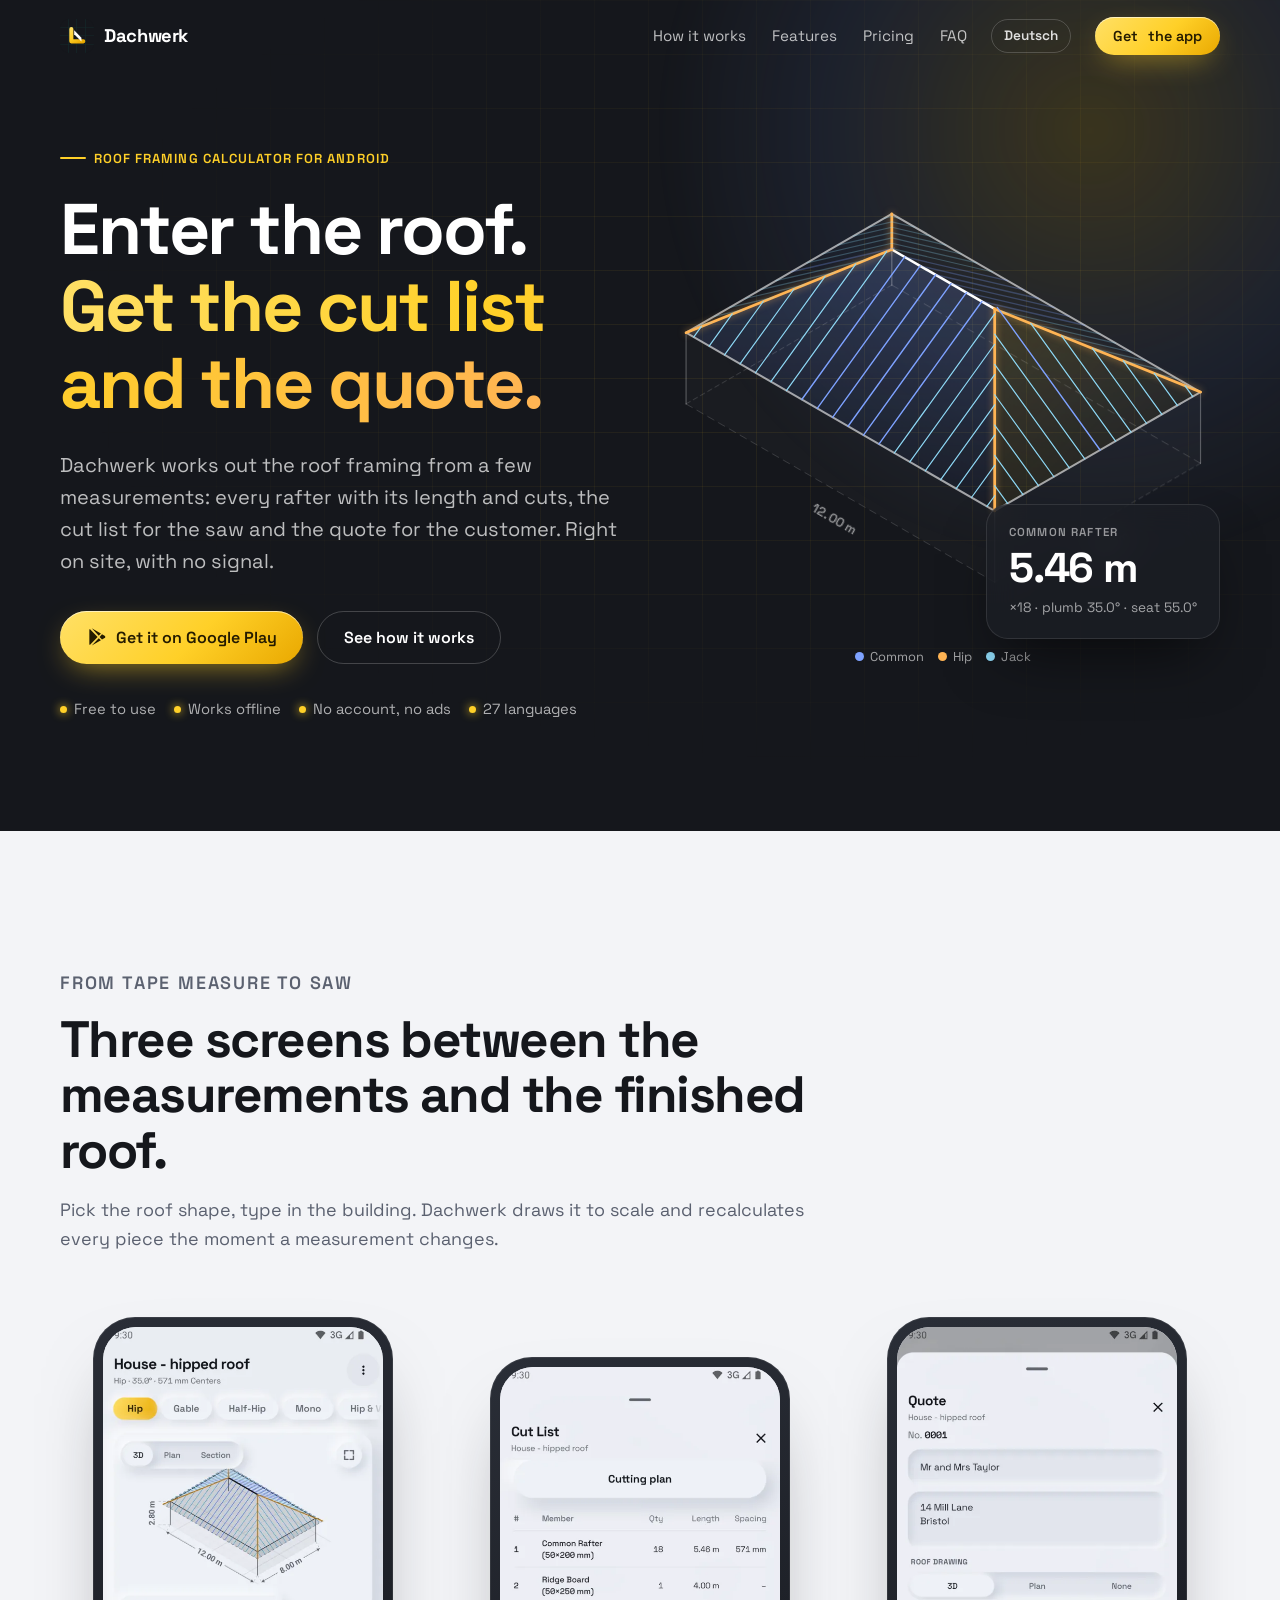
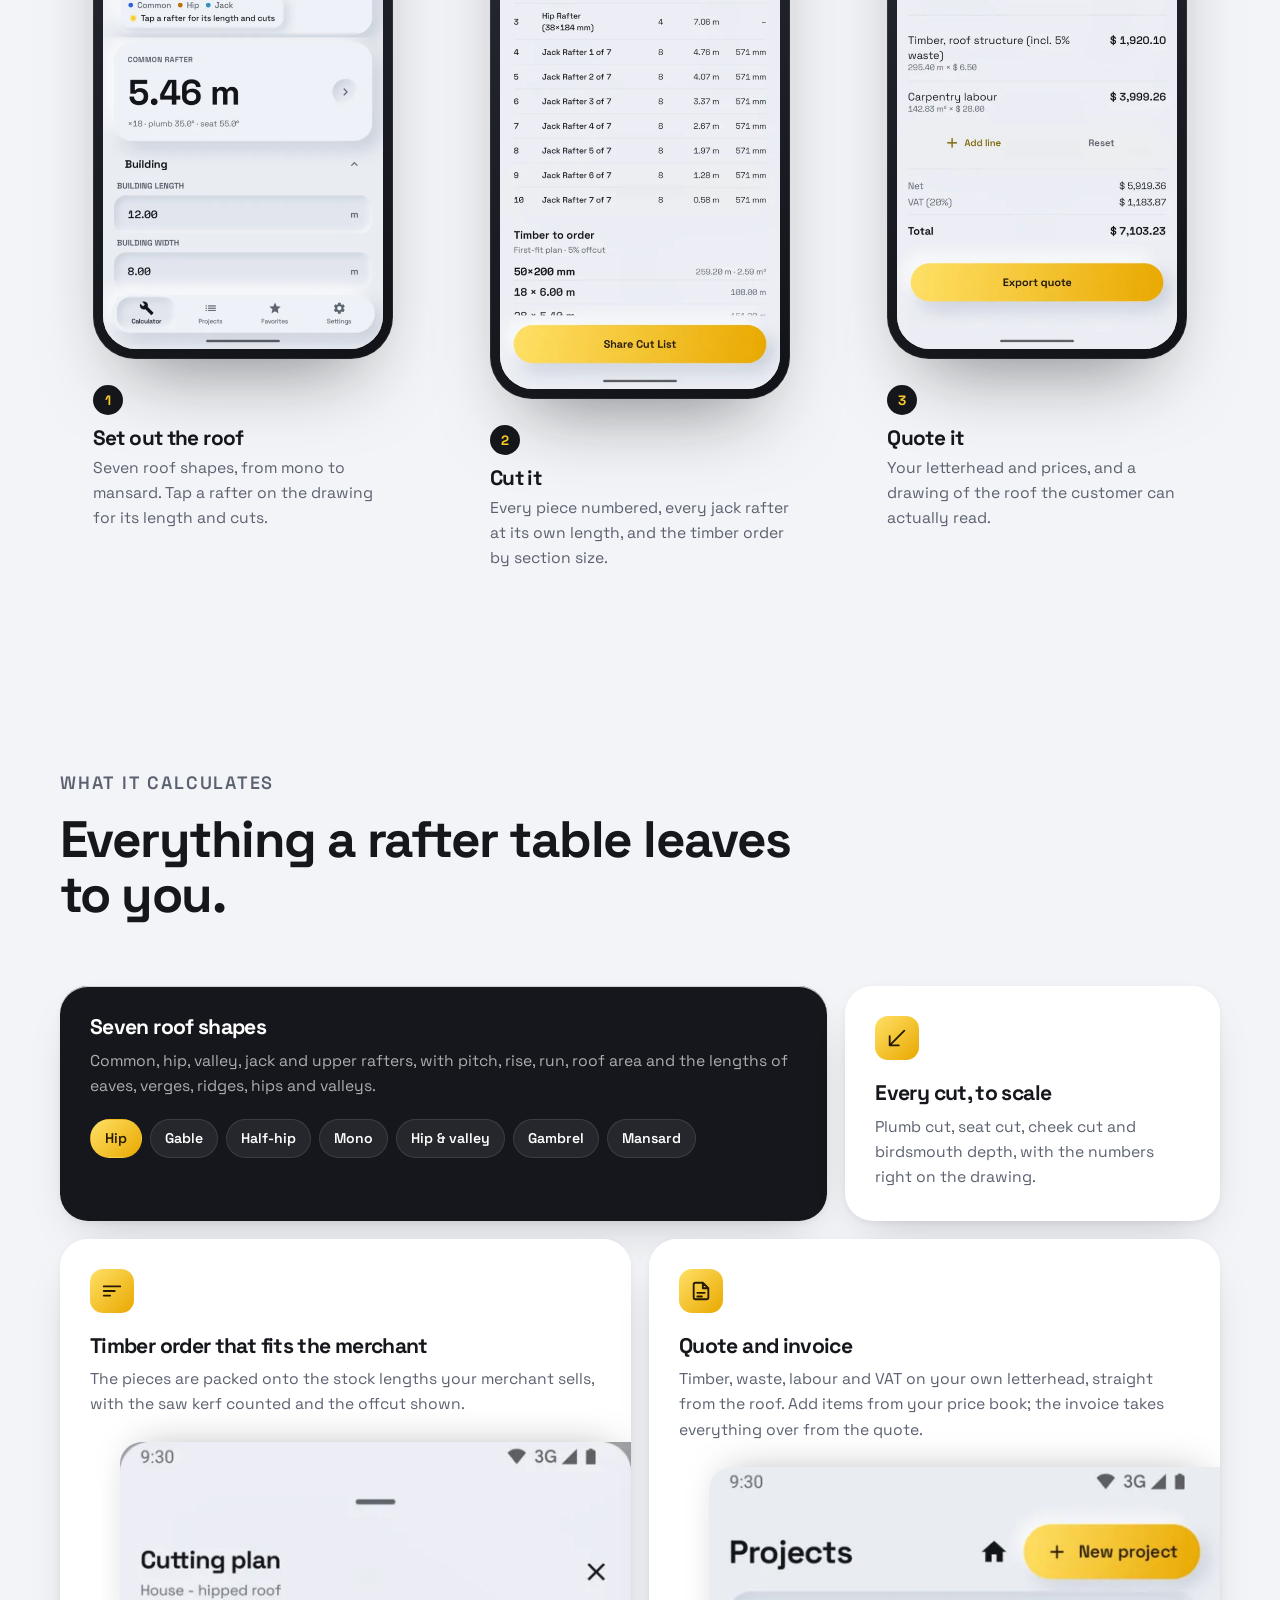
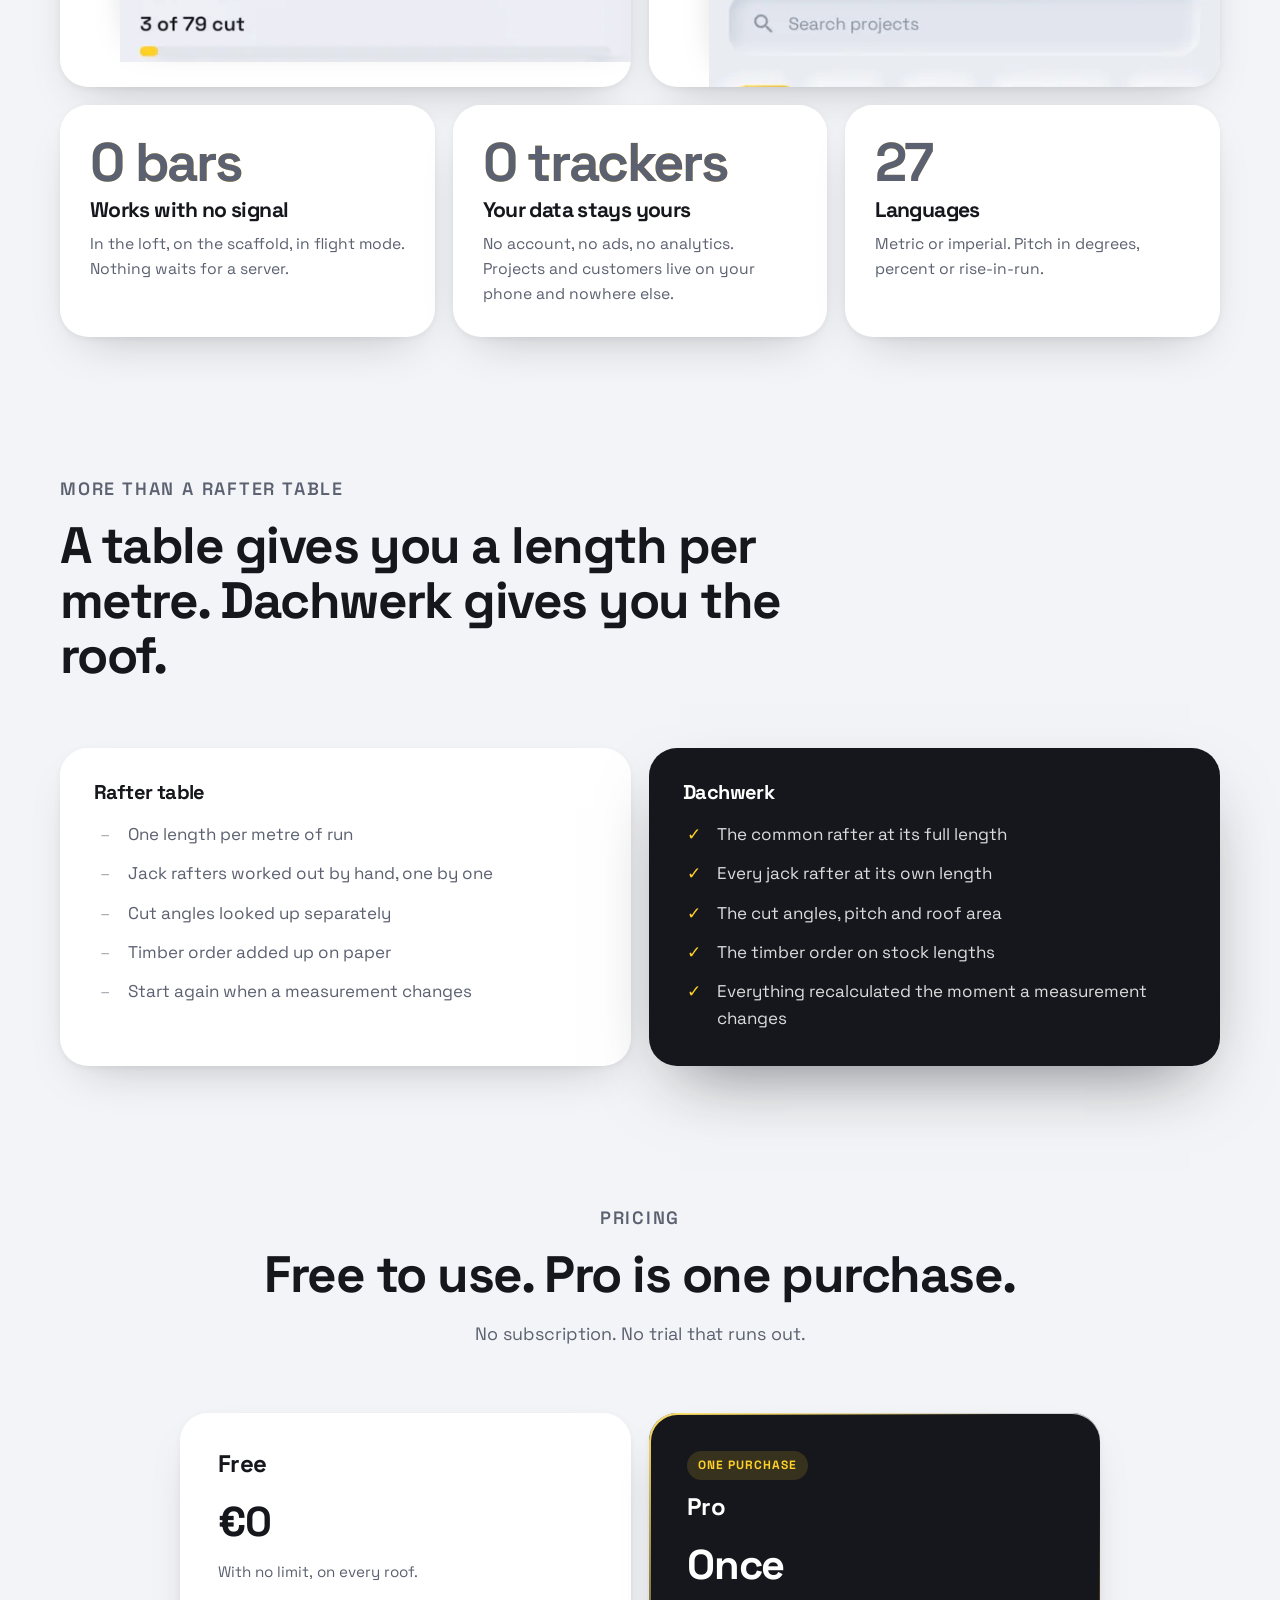
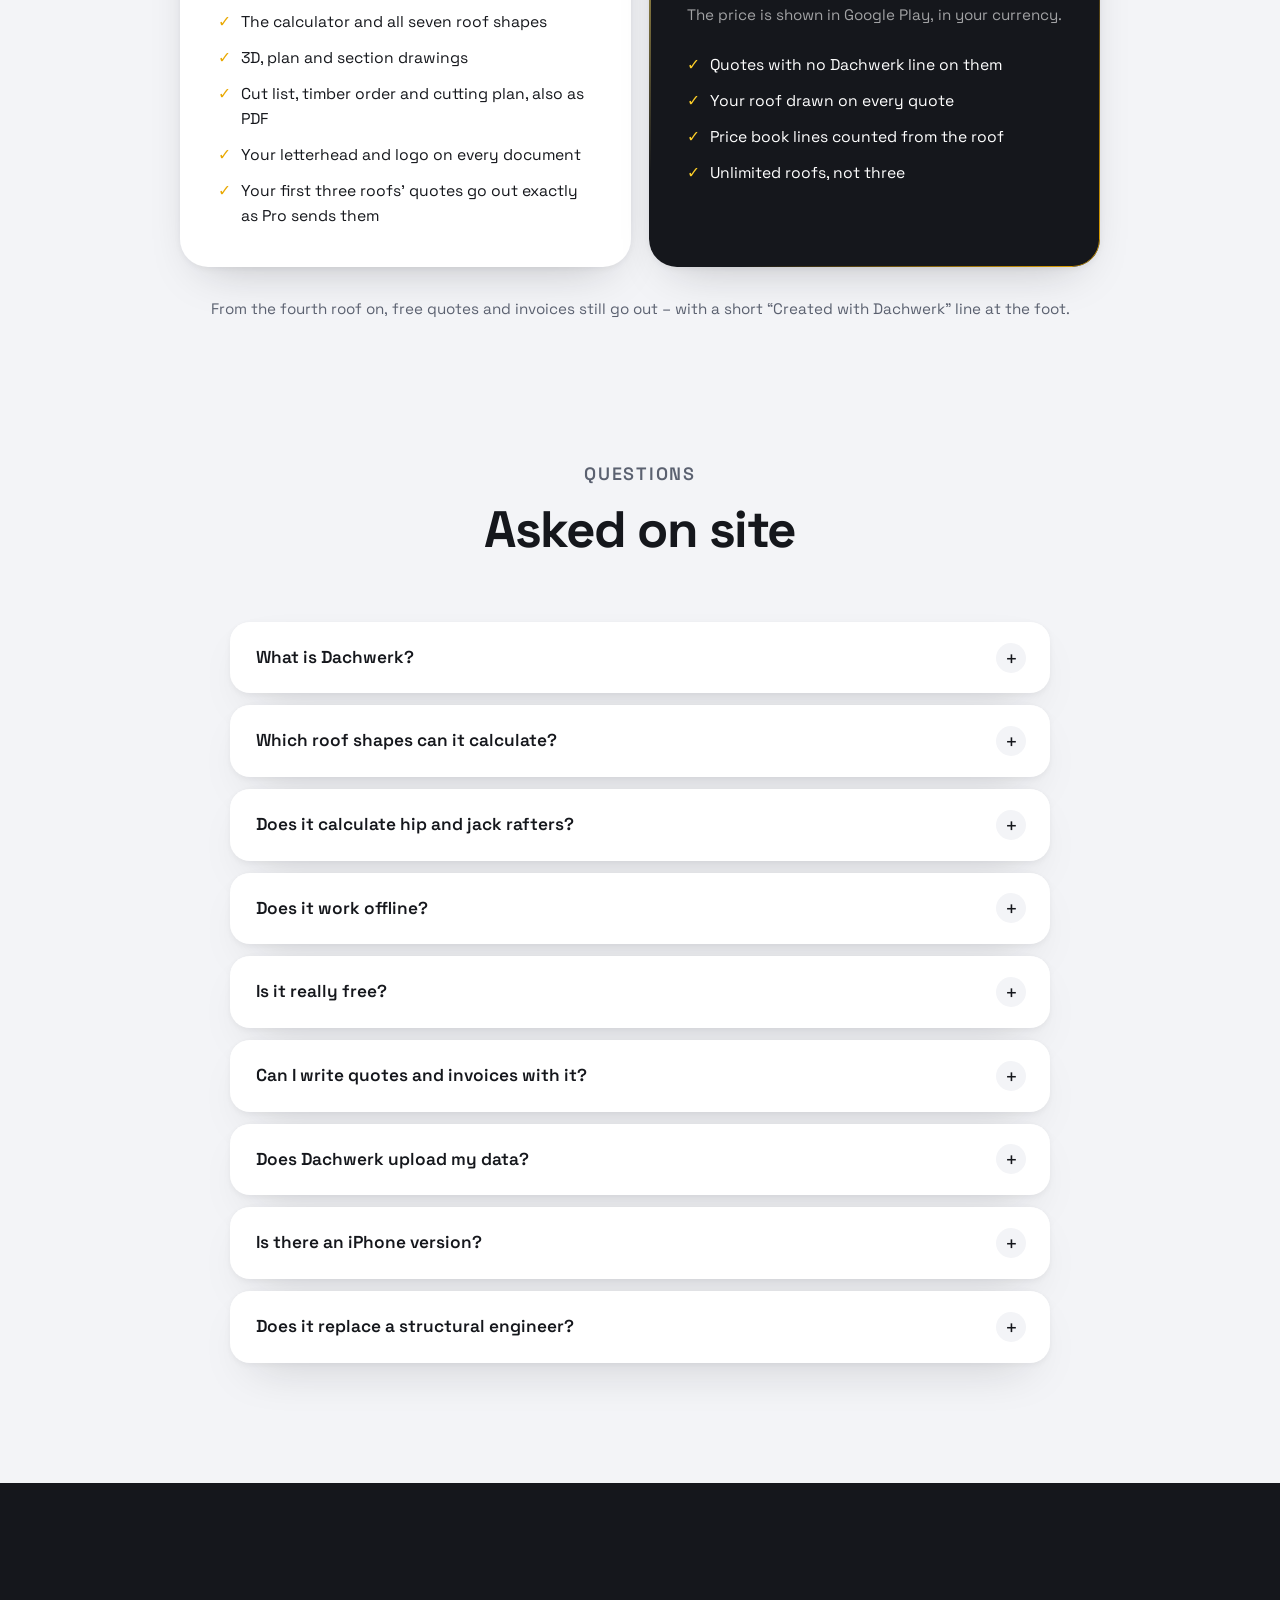
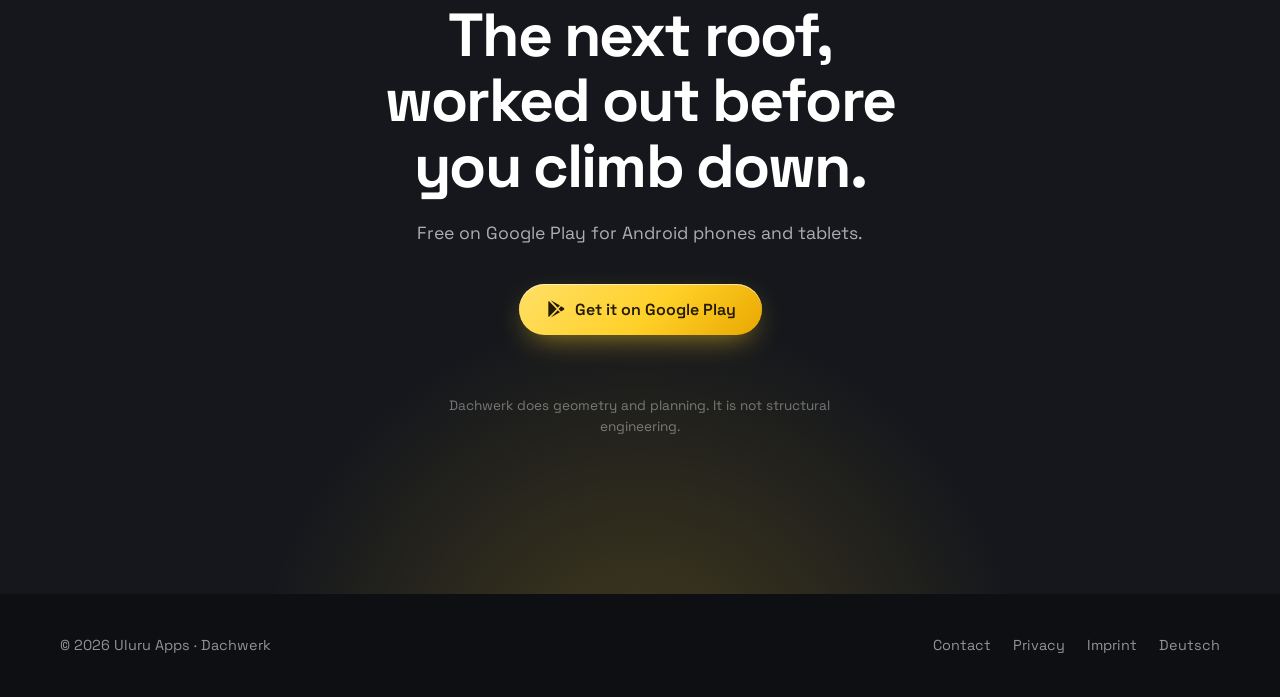
<file: public/index.html>
<!doctype html>
<html lang="en">
<head>
<meta charset="utf-8">
<meta name="viewport" content="width=device-width, initial-scale=1">
<title>Dachwerk – Rafter &amp; Roof Framing Calculator for Android</title>
<meta name="description" content="Dachwerk works out roof framing from a few measurements: every rafter with its length and cuts, the cut list for the saw and the quote for the customer. Offline, no account, free with an optional one-time Pro purchase.">
<link rel="canonical" href="__SITE_URL__/">
<link rel="alternate" hreflang="en" href="__SITE_URL__/">
<link rel="alternate" hreflang="de" href="__SITE_URL__/de/">
<link rel="alternate" hreflang="x-default" href="__SITE_URL__/">
<link rel="alternate" type="text/markdown" title="LLM summary" href="llms.txt">
<meta name="theme-color" content="#15171C">
<link rel="icon" href="icon.svg" type="image/svg+xml">
<link rel="apple-touch-icon" href="apple-touch-icon.png">
<link rel="preload" href="fonts/space_grotesk.ttf" as="font" type="font/ttf" crossorigin>
<meta property="og:type" content="website">
<meta property="og:site_name" content="Dachwerk">
<meta property="og:title" content="Dachwerk – Enter the roof. Get the cut list and the quote.">
<meta property="og:description" content="Roof framing calculator for Android: rafters, hip and jack rafters, cuts, cut list, timber order and quote. Works offline.">
<meta property="og:url" content="__SITE_URL__/">
<meta property="og:image" content="__SITE_URL__/img/og.png">
<meta property="og:image:width" content="1200">
<meta property="og:image:height" content="630">
<meta property="og:locale" content="en_GB">
<meta property="og:locale:alternate" content="de_DE">
<meta name="twitter:card" content="summary_large_image">
<link rel="stylesheet" href="styles.css">
<script>document.documentElement.classList.add('js')</script>
<script type="application/ld+json">
{
  "@context": "https://schema.org",
  "@graph": [
    {
      "@type": "Organization",
      "@id": "__SITE_URL__/#org",
      "name": "Uluru Apps",
      "url": "__SITE_URL__/",
      "logo": "__SITE_URL__/icon-512.png",
      "email": "uluruapps+dachwerk@gmail.com",
      "address": { "@type": "PostalAddress", "addressCountry": "AT" }
    },
    {
      "@type": "WebSite",
      "@id": "__SITE_URL__/#website",
      "url": "__SITE_URL__/",
      "name": "Dachwerk",
      "inLanguage": ["en", "de"],
      "publisher": { "@id": "__SITE_URL__/#org" }
    },
    {
      "@type": "MobileApplication",
      "@id": "__SITE_URL__/#app",
      "name": "Dachwerk",
      "alternateName": ["Rafter Calculator · Dachwerk", "Dachstuhl berechnen · Dachwerk", "Dachwerk Rafter Calculator"],
      "description": "Roof framing calculator for Android. From a few measurements it works out every rafter (common, hip, valley, jack and upper rafters) with its length and cuts (plumb, seat, cheek, birdsmouth), the pitch, rise, run and roof area, a numbered cut list, a timber order packed onto stock lengths, and a quote and invoice as PDF on the user's own letterhead. Works fully offline, with no account, no ads and no tracking.",
      "applicationCategory": "BusinessApplication",
      "applicationSubCategory": "Construction calculator",
      "operatingSystem": "Android 8.0 or later",
      "url": "__SITE_URL__/",
      "downloadUrl": "https://play.google.com/store/apps/details?id=com.uluruapps.dachwerk",
      "installUrl": "https://play.google.com/store/apps/details?id=com.uluruapps.dachwerk",
      "image": "__SITE_URL__/img/og.png",
      "screenshot": ["__SITE_URL__/img/en-1-calculator.webp", "__SITE_URL__/img/en-3-quote.webp", "__SITE_URL__/img/en-4-cut-list.webp"],
      "softwareVersion": "1.3",
      "inLanguage": ["en", "de", "fr", "it", "es", "pt", "nl", "pl", "cs", "sk", "sl", "hr", "hu", "ro", "bg", "el", "tr", "ru", "uk", "da", "sv", "no", "fi", "et", "lv", "lt", "ca"],
      "audience": { "@type": "BusinessAudience", "audienceType": "Carpenters, roofers, timber framers and builders" },
      "featureList": [
        "Gable, mono, hip, half-hip, hip-and-valley, gambrel and mansard roofs",
        "Common, hip, valley, jack and upper rafter lengths",
        "Plumb cut, seat cut, cheek cut and birdsmouth depth",
        "Pitch, rise, run and roof area; lengths of eaves, verges, ridges, hips and valleys",
        "3D, plan and section drawings to scale",
        "Numbered cut list with every jack rafter at its own length",
        "Timber order packed onto stock lengths with saw kerf and offcut",
        "Cutting plan to tick off at the saw",
        "Quote and invoice PDF with own letterhead, logo, price book, labour, waste and VAT",
        "Works offline; no account, no ads, no tracking",
        "Metric and imperial; pitch in degrees, percent or rise-in-run",
        "27 languages"
      ],
      "offers": {
        "@type": "Offer",
        "price": "0",
        "priceCurrency": "EUR",
        "description": "Free with no limit on calculations, drawings, cut lists and letterhead. Optional one-time Pro purchase (not a subscription) removes the 'Created with Dachwerk' line from quotes and invoices from the fourth roof on."
      },
      "publisher": { "@id": "__SITE_URL__/#org" },
      "author": { "@id": "__SITE_URL__/#org" }
    },
    {
      "@type": "FAQPage",
      "@id": "__SITE_URL__/#faq",
      "mainEntity": [
        { "@type": "Question", "name": "What is Dachwerk?", "acceptedAnswer": { "@type": "Answer", "text": "Dachwerk is a roof framing and rafter calculator app for Android. From a few measurements it works out every rafter with its length and cuts, draws the roof to scale, writes the cut list and timber order, and produces a quote and invoice for the customer. It is made for carpenters, roofers, timber framers and builders." } },
        { "@type": "Question", "name": "Which roof shapes can Dachwerk calculate?", "acceptedAnswer": { "@type": "Answer", "text": "Gable, mono-pitch (lean-to), hip, half-hip (jerkinhead), hip-and-valley (L-shaped), gambrel and mansard roofs." } },
        { "@type": "Question", "name": "Does Dachwerk calculate hip and jack rafters?", "acceptedAnswer": { "@type": "Answer", "text": "Yes. It calculates common, hip, valley, jack and upper rafters. Every jack rafter is listed at its own length rather than as a range, with the plumb cut, seat cut, cheek cut and birdsmouth depth." } },
        { "@type": "Question", "name": "Does Dachwerk work offline?", "acceptedAnswer": { "@type": "Answer", "text": "Yes. Everything works without signal: the calculator, the drawings, the cut lists and the PDFs. The app needs a connection only to complete an optional purchase through Google Play." } },
        { "@type": "Question", "name": "Is Dachwerk free?", "acceptedAnswer": { "@type": "Answer", "text": "Yes. The calculator, drawings, cut list, timber order and your letterhead are free with no limit. On the first three roofs, quotes also go out the way Pro sends them. From the fourth roof, quotes and invoices carry a short 'Created with Dachwerk' line until Pro is unlocked. Pro is a single one-time purchase, not a subscription." } },
        { "@type": "Question", "name": "Can I write quotes and invoices with Dachwerk?", "acceptedAnswer": { "@type": "Answer", "text": "Yes. Timber, waste, labour and VAT are priced straight from the roof, on your own letterhead with your logo. Add your own items from a price book. The invoice takes the customer and items over from the quote. Both are sent as PDF by email or messenger, or printed." } },
        { "@type": "Question", "name": "Does Dachwerk upload my data?", "acceptedAnswer": { "@type": "Answer", "text": "No. There is no account, no ads, no analytics and no tracking. Projects, customers and business details stay on the phone." } },
        { "@type": "Question", "name": "Is Dachwerk available for iPhone?", "acceptedAnswer": { "@type": "Answer", "text": "Not at the moment. Dachwerk is available for Android phones and tablets (Android 8.0 or later) on Google Play." } },
        { "@type": "Question", "name": "Does Dachwerk replace a structural engineer?", "acceptedAnswer": { "@type": "Answer", "text": "No. Dachwerk does geometry and planning, not structural engineering. Check the results against local building codes, structural requirements and manufacturer specifications." } },
        { "@type": "Question", "name": "Which units and languages does Dachwerk support?", "acceptedAnswer": { "@type": "Answer", "text": "Metric and imperial units, with pitch in degrees, percent or rise-in-run. The app is available in 27 languages, including English, German, French, Italian, Spanish, Polish and Dutch." } }
      ]
    }
  ]
}
</script>
</head>
<body>
<a class="skip" href="#main">Skip to content</a>

<header class="top" id="top">
  <div class="wrap">
    <a class="brand" href="./" aria-label="Dachwerk home"><img src="icon.svg" alt="" width="34" height="34">Dachwerk</a>
    <nav class="nav" aria-label="Main">
      <a href="#how">How it works</a>
      <a href="#features">Features</a>
      <a href="#pricing">Pricing</a>
      <a href="#faq">FAQ</a>
    </nav>
    <a class="lang" href="de/" hreflang="de" lang="de">Deutsch</a>
    <a class="btn btn-gold" href="https://play.google.com/store/apps/details?id=com.uluruapps.dachwerk&amp;referrer=utm_source%3Dwebsite%26utm_medium%3Dheader">Get <span class="long">the app</span></a>
  </div>
</header>

<main id="main">
<section class="hero">
  <div class="wrap">
    <div>
      <p class="eyebrow">Roof framing calculator for Android</p>
      <h1>Enter the roof.<br><span class="grad">Get the cut list and the quote.</span></h1>
      <p class="lead">Dachwerk works out the roof framing from a few measurements: every rafter with its length and cuts, the cut list for the saw and the quote for the customer. Right on site, with no signal.</p>
      <div class="ctas">
        <a class="btn btn-gold" href="https://play.google.com/store/apps/details?id=com.uluruapps.dachwerk&amp;referrer=utm_source%3Dwebsite%26utm_medium%3Dhero">
          <svg viewBox="0 0 24 24" aria-hidden="true"><path fill="currentColor" d="M4.6 2.3a1.5 1.5 0 0 0-.6 1.2v17a1.5 1.5 0 0 0 .6 1.2l9.3-9.7zm10.7 8.3 2.6-2.7L6.9 1.6zm0 2.8-8.4 8.9 11-6.3zm3.9-4.7-2.9 3.2 2.9 3.2 3.1-1.8a1.6 1.6 0 0 0 0-2.8z"/></svg>
          Get it on Google Play
        </a>
        <a class="btn btn-ghost" href="#how">See how it works</a>
      </div>
      <ul class="chips">
        <li>Free to use</li>
        <li>Works offline</li>
        <li>No account, no ads</li>
        <li>27 languages</li>
      </ul>
    </div>
    <div class="stage">
      <svg class="roof" viewBox="-228 -92 560 442" role="img" aria-label="Isometric drawing of a hipped roof, 12 by 8 metres at 35 degrees, with common rafters, hip rafters and jack rafters">
<defs><linearGradient id="faceA" x1="0" y1="0" x2="0" y2="1"><stop offset="0" stop-color="#7EA2FF" stop-opacity=".22"/><stop offset="1" stop-color="#7EA2FF" stop-opacity=".04"/></linearGradient><linearGradient id="faceB" x1="0" y1="0" x2="1" y2="1"><stop offset="0" stop-color="#FFD028" stop-opacity=".16"/><stop offset="1" stop-color="#FFD028" stop-opacity=".02"/></linearGradient></defs>
<polygon class="face face-a" points="-207.8,48.0 103.9,228.0 103.9,24.0 0.0,-36.0"/>
<polygon class="face face-b" points="311.8,108.0 103.9,228.0 103.9,24.0"/>
<polygon class="wallface wf-a" points="-207.8,120.0 103.9,300.0 103.9,228.0 -207.8,48.0"/>
<polygon class="wallface wf-b" points="311.8,180.0 103.9,300.0 103.9,228.0 311.8,108.0"/>
<line class="ground" style="--o:0.00" x1="0.0" y1="0.0" x2="311.8" y2="180.0" pathLength="1"/>
<line class="ground" style="--o:0.00" x1="311.8" y1="180.0" x2="103.9" y2="300.0" pathLength="1"/>
<line class="ground" style="--o:0.00" x1="103.9" y1="300.0" x2="-207.8" y2="120.0" pathLength="1"/>
<line class="ground" style="--o:0.00" x1="-207.8" y1="120.0" x2="0.0" y2="0.0" pathLength="1"/>
<line class="wall" style="--o:1.00" x1="0.0" y1="0.0" x2="0.0" y2="-72.0" pathLength="1"/>
<line class="wall" style="--o:1.00" x1="311.8" y1="180.0" x2="311.8" y2="108.0" pathLength="1"/>
<line class="wall" style="--o:1.00" x1="103.9" y1="300.0" x2="103.9" y2="228.0" pathLength="1"/>
<line class="wall" style="--o:1.00" x1="-207.8" y1="120.0" x2="-207.8" y2="48.0" pathLength="1"/>
<line class="plate" style="--o:2.00" x1="0.0" y1="-72.0" x2="311.8" y2="108.0" pathLength="1"/>
<line class="plate" style="--o:2.00" x1="311.8" y1="108.0" x2="103.9" y2="228.0" pathLength="1"/>
<line class="plate" style="--o:2.00" x1="103.9" y1="228.0" x2="-207.8" y2="48.0" pathLength="1"/>
<line class="plate" style="--o:2.00" x1="-207.8" y1="48.0" x2="0.0" y2="-72.0" pathLength="1"/>
<line class="ridge" style="--o:3.00" x1="0.0" y1="-36.0" x2="103.9" y2="24.0" pathLength="1"/>
<line class="hip" style="--o:3.00" x1="0.0" y1="-72.0" x2="0.0" y2="-36.0" pathLength="1"/>
<line class="hip" style="--o:3.00" x1="-207.8" y1="48.0" x2="0.0" y2="-36.0" pathLength="1"/>
<line class="hip" style="--o:3.00" x1="311.8" y1="108.0" x2="103.9" y2="24.0" pathLength="1"/>
<line class="hip" style="--o:3.00" x1="103.9" y1="228.0" x2="103.9" y2="24.0" pathLength="1"/>
<line class="jack back" style="--o:4.00" x1="7.8" y1="-67.5" x2="0.0" y2="-69.3" pathLength="1"/>
<line class="jack" style="--o:4.25" x1="-200.1" y1="52.5" x2="-192.3" y2="41.7" pathLength="1"/>
<line class="jack back" style="--o:4.50" x1="23.4" y1="-58.5" x2="0.0" y2="-63.9" pathLength="1"/>
<line class="jack" style="--o:4.75" x1="-184.5" y1="61.5" x2="-161.1" y2="29.1" pathLength="1"/>
<line class="jack back" style="--o:5.00" x1="39.0" y1="-49.5" x2="0.0" y2="-58.5" pathLength="1"/>
<line class="jack" style="--o:5.25" x1="-168.9" y1="70.5" x2="-129.9" y2="16.5" pathLength="1"/>
<line class="jack back" style="--o:5.50" x1="54.6" y1="-40.5" x2="0.0" y2="-53.1" pathLength="1"/>
<line class="jack" style="--o:5.75" x1="-153.3" y1="79.5" x2="-98.7" y2="3.9" pathLength="1"/>
<line class="jack back" style="--o:6.00" x1="70.1" y1="-31.5" x2="0.0" y2="-47.7" pathLength="1"/>
<line class="jack" style="--o:6.25" x1="-137.7" y1="88.5" x2="-67.5" y2="-8.7" pathLength="1"/>
<line class="jack back" style="--o:6.50" x1="85.7" y1="-22.5" x2="0.0" y2="-42.3" pathLength="1"/>
<line class="jack" style="--o:6.75" x1="-122.1" y1="97.5" x2="-36.4" y2="-21.3" pathLength="1"/>
<line class="jack back" style="--o:7.00" x1="101.3" y1="-13.5" x2="0.0" y2="-36.9" pathLength="1"/>
<line class="jack" style="--o:7.25" x1="-106.5" y1="106.5" x2="-5.2" y2="-33.9" pathLength="1"/>
<line class="common back" style="--o:7.50" x1="116.9" y1="-4.5" x2="13.0" y2="-28.5" pathLength="1"/>
<line class="common" style="--o:7.75" x1="-90.9" y1="115.5" x2="13.0" y2="-28.5" pathLength="1"/>
<line class="common back" style="--o:8.00" x1="132.5" y1="4.5" x2="28.6" y2="-19.5" pathLength="1"/>
<line class="common" style="--o:8.25" x1="-75.3" y1="124.5" x2="28.6" y2="-19.5" pathLength="1"/>
<line class="common back" style="--o:8.50" x1="148.1" y1="13.5" x2="44.2" y2="-10.5" pathLength="1"/>
<line class="common" style="--o:8.75" x1="-59.8" y1="133.5" x2="44.2" y2="-10.5" pathLength="1"/>
<line class="common back" style="--o:9.00" x1="163.7" y1="22.5" x2="59.8" y2="-1.5" pathLength="1"/>
<line class="common" style="--o:9.25" x1="-44.2" y1="142.5" x2="59.8" y2="-1.5" pathLength="1"/>
<line class="common back" style="--o:9.50" x1="179.3" y1="31.5" x2="75.3" y2="7.5" pathLength="1"/>
<line class="common" style="--o:9.75" x1="-28.6" y1="151.5" x2="75.3" y2="7.5" pathLength="1"/>
<line class="common back" style="--o:10.00" x1="194.9" y1="40.5" x2="90.9" y2="16.5" pathLength="1"/>
<line class="common" style="--o:10.25" x1="-13.0" y1="160.5" x2="90.9" y2="16.5" pathLength="1"/>
<line class="jack back" style="--o:10.50" x1="210.4" y1="49.5" x2="109.1" y2="26.1" pathLength="1"/>
<line class="jack" style="--o:10.75" x1="2.6" y1="169.5" x2="103.9" y2="29.1" pathLength="1"/>
<line class="jack back" style="--o:11.00" x1="226.0" y1="58.5" x2="140.3" y2="38.7" pathLength="1"/>
<line class="jack" style="--o:11.25" x1="18.2" y1="178.5" x2="103.9" y2="59.7" pathLength="1"/>
<line class="jack back" style="--o:11.50" x1="241.6" y1="67.5" x2="171.5" y2="51.3" pathLength="1"/>
<line class="jack" style="--o:11.75" x1="33.8" y1="187.5" x2="103.9" y2="90.3" pathLength="1"/>
<line class="jack back" style="--o:12.00" x1="257.2" y1="76.5" x2="202.6" y2="63.9" pathLength="1"/>
<line class="jack" style="--o:12.25" x1="49.4" y1="196.5" x2="103.9" y2="120.9" pathLength="1"/>
<line class="jack back" style="--o:12.50" x1="272.8" y1="85.5" x2="233.8" y2="76.5" pathLength="1"/>
<line class="jack" style="--o:12.75" x1="65.0" y1="205.5" x2="103.9" y2="151.5" pathLength="1"/>
<line class="jack back" style="--o:13.00" x1="288.4" y1="94.5" x2="265.0" y2="89.1" pathLength="1"/>
<line class="jack" style="--o:13.25" x1="80.5" y1="214.5" x2="103.9" y2="182.1" pathLength="1"/>
<line class="jack back" style="--o:13.50" x1="304.0" y1="103.5" x2="296.2" y2="101.7" pathLength="1"/>
<line class="jack" style="--o:13.75" x1="96.1" y1="223.5" x2="103.9" y2="212.7" pathLength="1"/>
<line class="jack back" style="--o:14.00" x1="-7.8" y1="-67.5" x2="0.0" y2="-69.3" pathLength="1"/>
<line class="jack" style="--o:14.25" x1="304.0" y1="112.5" x2="296.2" y2="101.7" pathLength="1"/>
<line class="jack back" style="--o:14.50" x1="-23.4" y1="-58.5" x2="0.0" y2="-63.9" pathLength="1"/>
<line class="jack" style="--o:14.75" x1="288.4" y1="121.5" x2="265.0" y2="89.1" pathLength="1"/>
<line class="jack back" style="--o:15.00" x1="-39.0" y1="-49.5" x2="0.0" y2="-58.5" pathLength="1"/>
<line class="jack" style="--o:15.25" x1="272.8" y1="130.5" x2="233.8" y2="76.5" pathLength="1"/>
<line class="jack back" style="--o:15.50" x1="-54.6" y1="-40.5" x2="0.0" y2="-53.1" pathLength="1"/>
<line class="jack" style="--o:15.75" x1="257.2" y1="139.5" x2="202.6" y2="63.9" pathLength="1"/>
<line class="jack back" style="--o:16.00" x1="-70.1" y1="-31.5" x2="0.0" y2="-47.7" pathLength="1"/>
<line class="jack" style="--o:16.25" x1="241.6" y1="148.5" x2="171.5" y2="51.3" pathLength="1"/>
<line class="jack back" style="--o:16.50" x1="-85.7" y1="-22.5" x2="0.0" y2="-42.3" pathLength="1"/>
<line class="jack" style="--o:16.75" x1="226.0" y1="157.5" x2="140.3" y2="38.7" pathLength="1"/>
<line class="common back" style="--o:17.00" x1="-101.3" y1="-13.5" x2="2.6" y2="-37.5" pathLength="1"/>
<line class="common" style="--o:17.25" x1="210.4" y1="166.5" x2="106.5" y2="22.5" pathLength="1"/>
<line class="jack back" style="--o:17.50" x1="-116.9" y1="-4.5" x2="-26.0" y2="-25.5" pathLength="1"/>
<line class="jack" style="--o:17.75" x1="194.9" y1="175.5" x2="103.9" y2="49.5" pathLength="1"/>
<line class="jack back" style="--o:18.00" x1="-132.5" y1="4.5" x2="-57.2" y2="-12.9" pathLength="1"/>
<line class="jack" style="--o:18.25" x1="179.3" y1="184.5" x2="103.9" y2="80.1" pathLength="1"/>
<line class="jack back" style="--o:18.50" x1="-148.1" y1="13.5" x2="-88.3" y2="-0.3" pathLength="1"/>
<line class="jack" style="--o:18.75" x1="163.7" y1="193.5" x2="103.9" y2="110.7" pathLength="1"/>
<line class="jack back" style="--o:19.00" x1="-163.7" y1="22.5" x2="-119.5" y2="12.3" pathLength="1"/>
<line class="jack" style="--o:19.25" x1="148.1" y1="202.5" x2="103.9" y2="141.3" pathLength="1"/>
<line class="jack back" style="--o:19.50" x1="-179.3" y1="31.5" x2="-150.7" y2="24.9" pathLength="1"/>
<line class="jack" style="--o:19.75" x1="132.5" y1="211.5" x2="103.9" y2="171.9" pathLength="1"/>
<line class="jack back" style="--o:20.00" x1="-194.9" y1="40.5" x2="-181.9" y2="37.5" pathLength="1"/>
<line class="jack" style="--o:20.25" x1="116.9" y1="220.5" x2="103.9" y2="202.5" pathLength="1"/>
<text class="dim" x="-60.0" y="240.0" transform="rotate(30 -60.0 240.0)" text-anchor="middle">12.00 m</text>
<text class="dim" x="221.8" y="266.0" transform="rotate(-30 221.8 266.0)" text-anchor="middle">8.00 m</text>
</svg>
      <div class="legend" aria-hidden="true"><span><i style="background:var(--common)"></i>Common</span><span><i style="background:var(--hip)"></i>Hip</span><span><i style="background:var(--jack)"></i>Jack</span></div>
      <div class="readout" aria-hidden="true">
        <small>Common rafter</small>
        <strong>5.46 m</strong>
        <span>×18 · plumb 35.0° · seat 55.0°</span>
      </div>
    </div>
  </div>
</section>

<section id="how">
  <div class="wrap">
    <div class="head reveal">
      <p class="kicker">From tape measure to saw</p>
      <h2>Three screens between the measurements and the finished roof.</h2>
      <p>Pick the roof shape, type in the building. Dachwerk draws it to scale and recalculates every piece the moment a measurement changes.</p>
    </div>
    <div class="phones">
      <article class="phone reveal">
        <figure>
          <div class="device"><img src="img/en-1-calculator.webp" width="540" height="1200" alt="Dachwerk calculator: a hipped roof 12 by 8 metres in 3D, common rafter 5.46 metres" loading="lazy"></div>
          <figcaption><span class="step">1</span><h3>Set out the roof</h3><p>Seven roof shapes, from mono to mansard. Tap a rafter on the drawing for its length and cuts.</p></figcaption>
        </figure>
      </article>
      <article class="phone reveal" style="--d:.12s">
        <figure>
          <div class="device"><img src="img/en-4-cut-list.webp" width="540" height="1200" alt="Dachwerk cut list with every piece numbered and the timber order by section size" loading="lazy"></div>
          <figcaption><span class="step">2</span><h3>Cut it</h3><p>Every piece numbered, every jack rafter at its own length, and the timber order by section size.</p></figcaption>
        </figure>
      </article>
      <article class="phone reveal" style="--d:.24s">
        <figure>
          <div class="device"><img src="img/en-3-quote.webp" width="540" height="1200" alt="Dachwerk quote with timber, labour, VAT and a drawing of the roof" loading="lazy"></div>
          <figcaption><span class="step">3</span><h3>Quote it</h3><p>Your letterhead and prices, and a drawing of the roof the customer can actually read.</p></figcaption>
        </figure>
      </article>
    </div>
  </div>
</section>

<section id="features" style="padding-top:60px">
  <div class="wrap">
    <div class="head reveal">
      <p class="kicker">What it calculates</p>
      <h2>Everything a rafter table leaves to you.</h2>
    </div>
    <div class="bento">
      <article class="tile wide dark reveal">
        <h3>Seven roof shapes</h3>
        <p>Common, hip, valley, jack and upper rafters, with pitch, rise, run, roof area and the lengths of eaves, verges, ridges, hips and valleys.</p>
        <ul class="shapes"><li>Hip</li><li>Gable</li><li>Half-hip</li><li>Mono</li><li>Hip &amp; valley</li><li>Gambrel</li><li>Mansard</li></ul>
      </article>
      <article class="tile reveal" style="--d:.1s">
        <div class="ico"><svg viewBox="0 0 24 24" fill="none" stroke="currentColor" stroke-width="2" stroke-linecap="round" stroke-linejoin="round" aria-hidden="true"><path d="M4 20 20 4M4 20h10M4 20V10"/></svg></div>
        <h3>Every cut, to scale</h3>
        <p>Plumb cut, seat cut, cheek cut and birdsmouth depth, with the numbers right on the drawing.</p>
      </article>
      <article class="tile half reveal">
        <div class="ico"><svg viewBox="0 0 24 24" fill="none" stroke="currentColor" stroke-width="2" stroke-linecap="round" aria-hidden="true"><path d="M3 7h18M3 12h12M3 17h7"/></svg></div>
        <h3>Timber order that fits the merchant</h3>
        <p>The pieces are packed onto the stock lengths your merchant sells, with the saw kerf counted and the offcut shown.</p>
        <div class="tile-img"><img src="img/en-5-cutting-plan.webp" width="540" height="1200" alt="Cutting plan showing which piece comes off which board" loading="lazy"></div>
      </article>
      <article class="tile half reveal" style="--d:.1s">
        <div class="ico"><svg viewBox="0 0 24 24" fill="none" stroke="currentColor" stroke-width="2" stroke-linecap="round" stroke-linejoin="round" aria-hidden="true"><path d="M14 3H6a2 2 0 0 0-2 2v14a2 2 0 0 0 2 2h12a2 2 0 0 0 2-2V9zM14 3v6h6M8 14h8M8 18h5"/></svg></div>
        <h3>Quote and invoice</h3>
        <p>Timber, waste, labour and VAT on your own letterhead, straight from the roof. Add items from your price book; the invoice takes everything over from the quote.</p>
        <div class="tile-img"><img src="img/en-6-projects.webp" width="540" height="1200" alt="Projects list showing each job as draft, sent, accepted or done" loading="lazy"></div>
      </article>
      <article class="tile reveal">
        <p class="big grad">0 bars</p>
        <h3>Works with no signal</h3>
        <p>In the loft, on the scaffold, in flight mode. Nothing waits for a server.</p>
      </article>
      <article class="tile reveal" style="--d:.1s">
        <p class="big grad">0 trackers</p>
        <h3>Your data stays yours</h3>
        <p>No account, no ads, no analytics. Projects and customers live on your phone and nowhere else.</p>
      </article>
      <article class="tile reveal" style="--d:.2s">
        <p class="big grad">27</p>
        <h3>Languages</h3>
        <p>Metric or imperial. Pitch in degrees, percent or rise-in-run.</p>
      </article>
    </div>
  </div>
</section>

<section style="padding-top:0">
  <div class="wrap">
    <div class="head reveal">
      <p class="kicker">More than a rafter table</p>
      <h2>A table gives you a length per metre. Dachwerk gives you the roof.</h2>
    </div>
    <div class="compare">
      <div class="col reveal">
        <h3>Rafter table</h3>
        <ul>
          <li>One length per metre of run</li>
          <li>Jack rafters worked out by hand, one by one</li>
          <li>Cut angles looked up separately</li>
          <li>Timber order added up on paper</li>
          <li>Start again when a measurement changes</li>
        </ul>
      </div>
      <div class="col yes reveal" style="--d:.12s">
        <h3>Dachwerk</h3>
        <ul>
          <li>The common rafter at its full length</li>
          <li>Every jack rafter at its own length</li>
          <li>The cut angles, pitch and roof area</li>
          <li>The timber order on stock lengths</li>
          <li>Everything recalculated the moment a measurement changes</li>
        </ul>
      </div>
    </div>
  </div>
</section>

<section id="pricing" style="padding-top:0">
  <div class="wrap">
    <div class="head center reveal">
      <p class="kicker">Pricing</p>
      <h2>Free to use. Pro is one purchase.</h2>
      <p>No subscription. No trial that runs out.</p>
    </div>
    <div class="pricing">
      <div class="plan reveal">
        <h3>Free</h3>
        <p class="price">€0</p>
        <p class="note">With no limit, on every roof.</p>
        <ul>
          <li>The calculator and all seven roof shapes</li>
          <li>3D, plan and section drawings</li>
          <li>Cut list, timber order and cutting plan, also as PDF</li>
          <li>Your letterhead and logo on every document</li>
          <li>Your first three roofs' quotes go out exactly as Pro sends them</li>
        </ul>
      </div>
      <div class="plan pro reveal" style="--d:.12s">
        <span class="badge">One purchase</span>
        <h3>Pro</h3>
        <p class="price">Once</p>
        <p class="note">The price is shown in Google Play, in your currency.</p>
        <ul>
          <li>Quotes with no Dachwerk line on them</li>
          <li>Your roof drawn on every quote</li>
          <li>Price book lines counted from the roof</li>
          <li>Unlimited roofs, not three</li>
        </ul>
      </div>
    </div>
    <p class="fine">From the fourth roof on, free quotes and invoices still go out – with a short “Created with Dachwerk” line at the foot.</p>
  </div>
</section>

<section id="faq" style="padding-top:0">
  <div class="wrap">
    <div class="head center reveal">
      <p class="kicker">Questions</p>
      <h2>Asked on site</h2>
    </div>
    <div class="faq">
      <details><summary>What is Dachwerk?</summary><div><p>Dachwerk is a roof framing and rafter calculator app for Android. From a few measurements it works out every rafter with its length and cuts, draws the roof to scale, writes the cut list and timber order, and produces a quote and invoice for the customer. It is made for carpenters, roofers, timber framers and builders.</p></div></details>
      <details><summary>Which roof shapes can it calculate?</summary><div><p>Gable, mono-pitch (lean-to), hip, half-hip (jerkinhead), hip-and-valley (L-shaped), gambrel and mansard roofs.</p></div></details>
      <details><summary>Does it calculate hip and jack rafters?</summary><div><p>Yes: common, hip, valley, jack and upper rafters. Every jack rafter is listed at its own length rather than as a range, with the plumb cut, seat cut, cheek cut and birdsmouth depth.</p></div></details>
      <details><summary>Does it work offline?</summary><div><p>Yes. The calculator, the drawings, the cut lists and the PDFs all work without signal. A connection is needed only to complete an optional purchase through Google Play.</p></div></details>
      <details><summary>Is it really free?</summary><div><p>The calculator, drawings, cut list, timber order and your letterhead are free with no limit. On your first three roofs, quotes also go out the way Pro sends them. From the fourth roof, quotes and invoices carry a short “Created with Dachwerk” line until you unlock Pro.</p><p>Pro is one purchase. Not a subscription.</p></div></details>
      <details><summary>Can I write quotes and invoices with it?</summary><div><p>Yes. Timber, waste, labour and VAT are priced straight from the roof, on your own letterhead with your logo. Add your own items from a price book. The invoice takes the customer and items over from the quote. Send either as a PDF by email or messenger, or print it.</p></div></details>
      <details><summary>Does Dachwerk upload my data?</summary><div><p>No. There is no account, no ads, no analytics and no tracking. Your projects, customers and business details stay on your phone. <a href="https://uluruapps.github.io/dachwerk-privacy/">Read the privacy policy</a>.</p></div></details>
      <details><summary>Is there an iPhone version?</summary><div><p>Not at the moment. Dachwerk runs on Android phones and tablets with Android 8.0 or later.</p></div></details>
      <details><summary>Does it replace a structural engineer?</summary><div><p>No. Dachwerk does geometry and planning, not structural engineering. Check the results against local building codes, structural requirements and manufacturer specifications.</p></div></details>
    </div>
  </div>
</section>

<section class="closing">
  <div class="wrap">
    <h2 class="reveal">The next roof, worked out before you climb down.</h2>
    <p class="reveal">Free on Google Play for Android phones and tablets.</p>
    <div class="ctas reveal">
      <a class="btn btn-gold" href="https://play.google.com/store/apps/details?id=com.uluruapps.dachwerk&amp;referrer=utm_source%3Dwebsite%26utm_medium%3Dfooter">
        <svg viewBox="0 0 24 24" aria-hidden="true"><path fill="currentColor" d="M4.6 2.3a1.5 1.5 0 0 0-.6 1.2v17a1.5 1.5 0 0 0 .6 1.2l9.3-9.7zm10.7 8.3 2.6-2.7L6.9 1.6zm0 2.8-8.4 8.9 11-6.3zm3.9-4.7-2.9 3.2 2.9 3.2 3.1-1.8a1.6 1.6 0 0 0 0-2.8z"/></svg>
        Get it on Google Play
      </a>
    </div>
    <p class="disclaimer">Dachwerk does geometry and planning. It is not structural engineering.</p>
  </div>
</section>
</main>

<footer>
  <div class="wrap">
    <span>© <span id="y">2026</span> Uluru Apps · Dachwerk</span>
    <nav aria-label="Footer">
      <a href="mailto:uluruapps+dachwerk@gmail.com">Contact</a>
      <a href="https://uluruapps.github.io/dachwerk-privacy/">Privacy</a>
      <a href="impressum/">Imprint</a>
      <a href="de/" hreflang="de" lang="de">Deutsch</a>
    </nav>
  </div>
</footer>
<script src="main.js" defer></script>
</body>
</html>
</file>
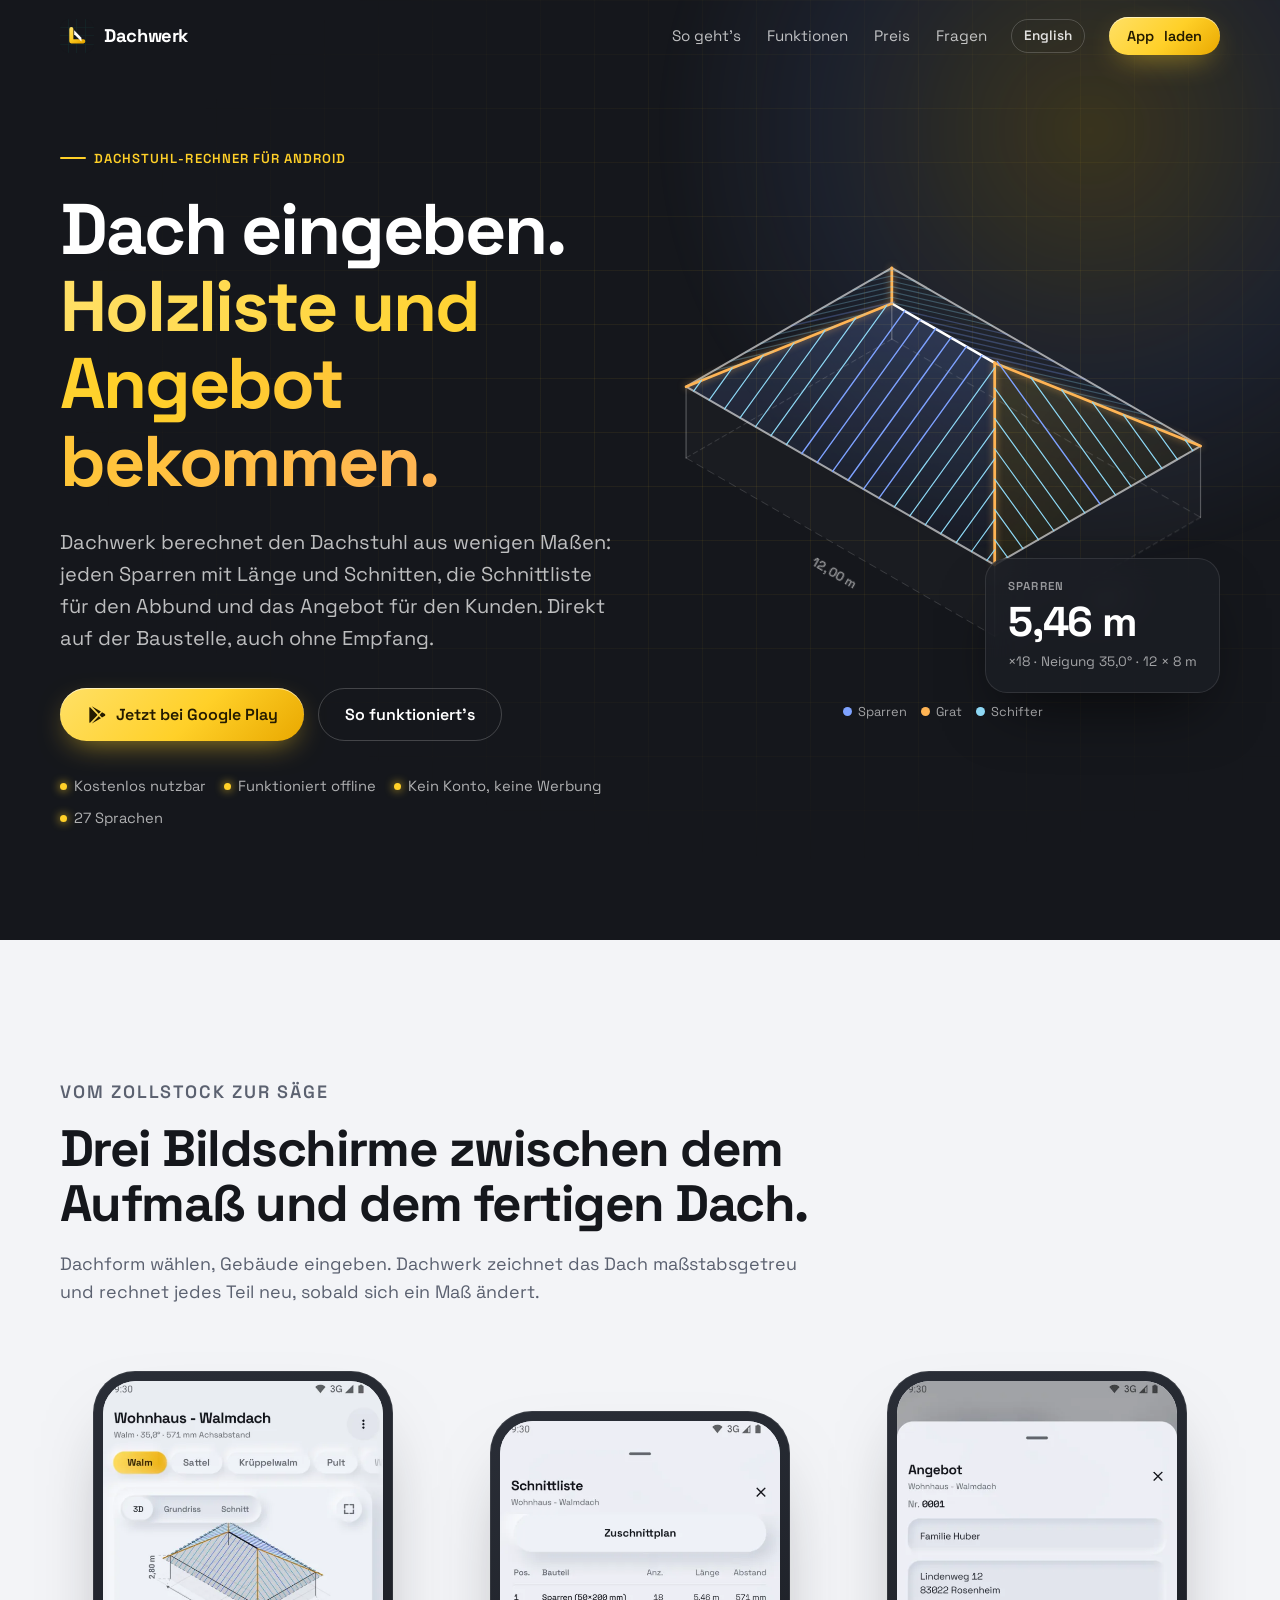
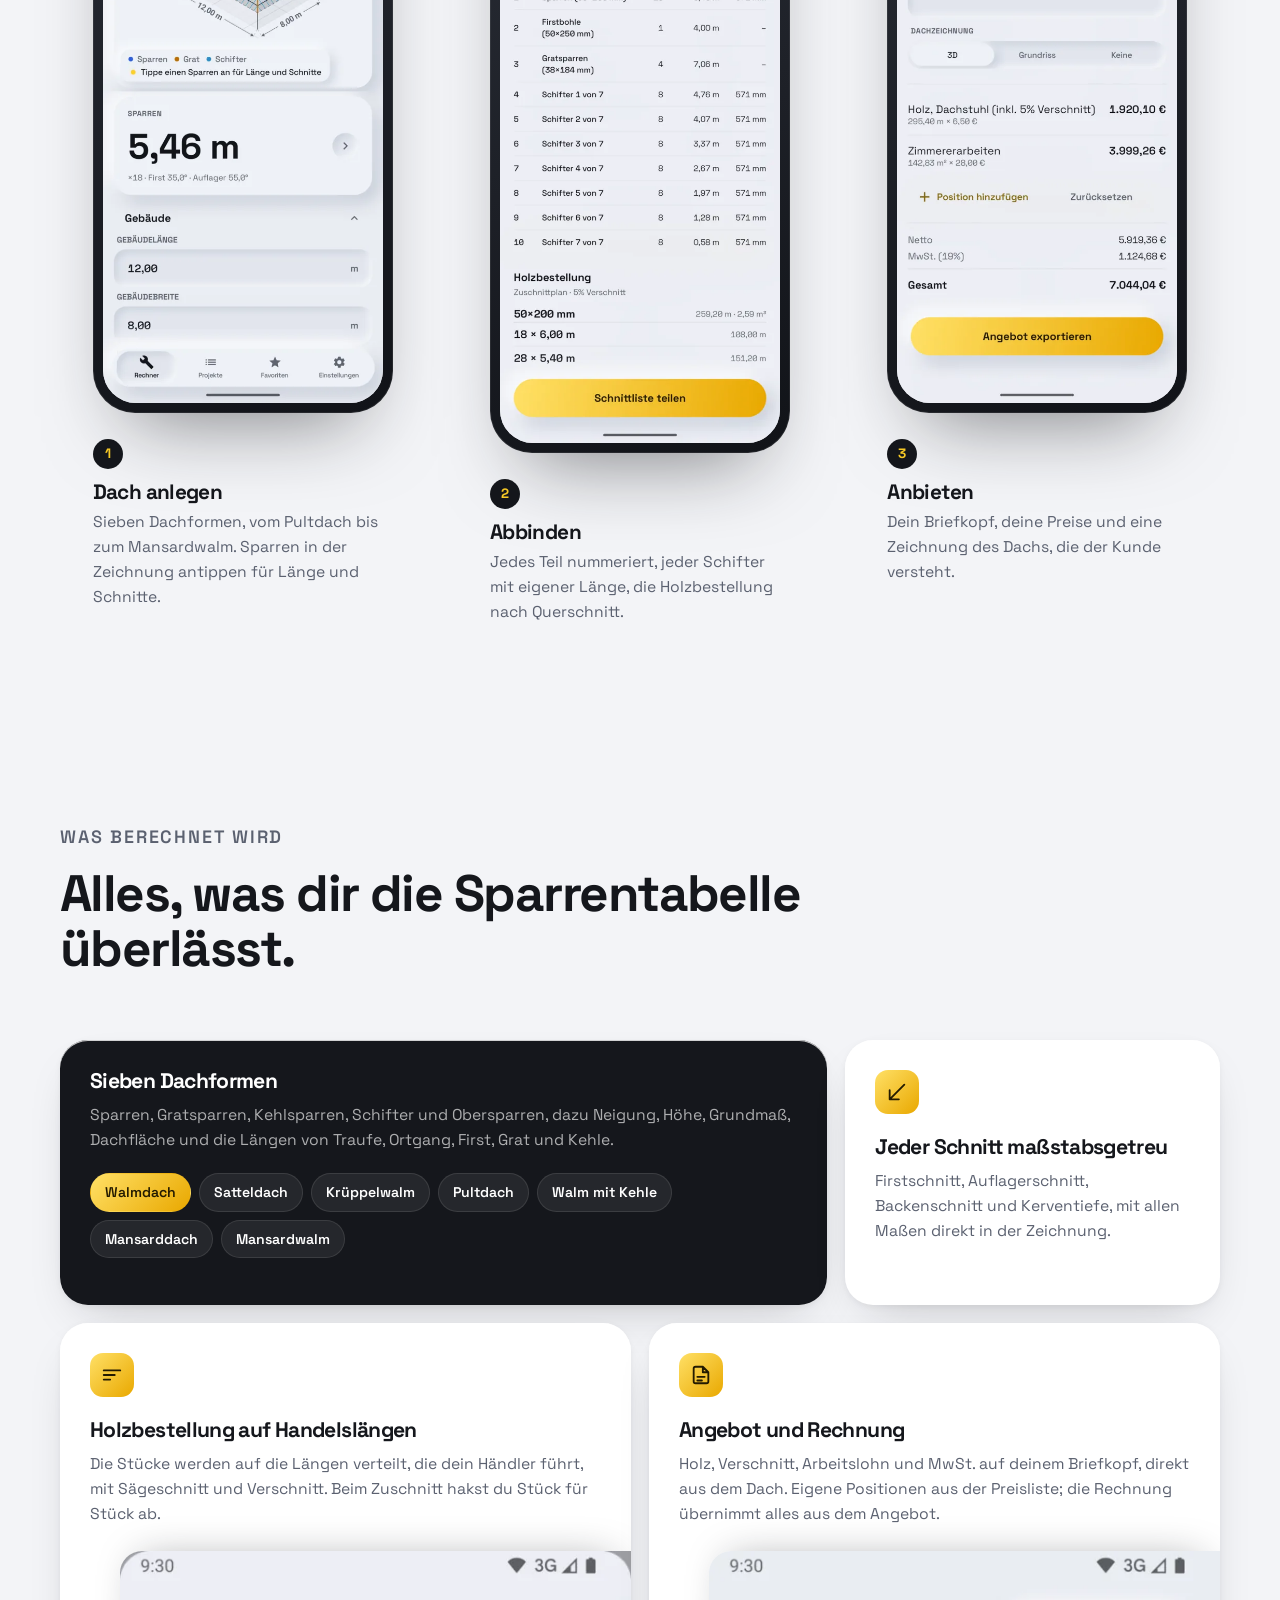
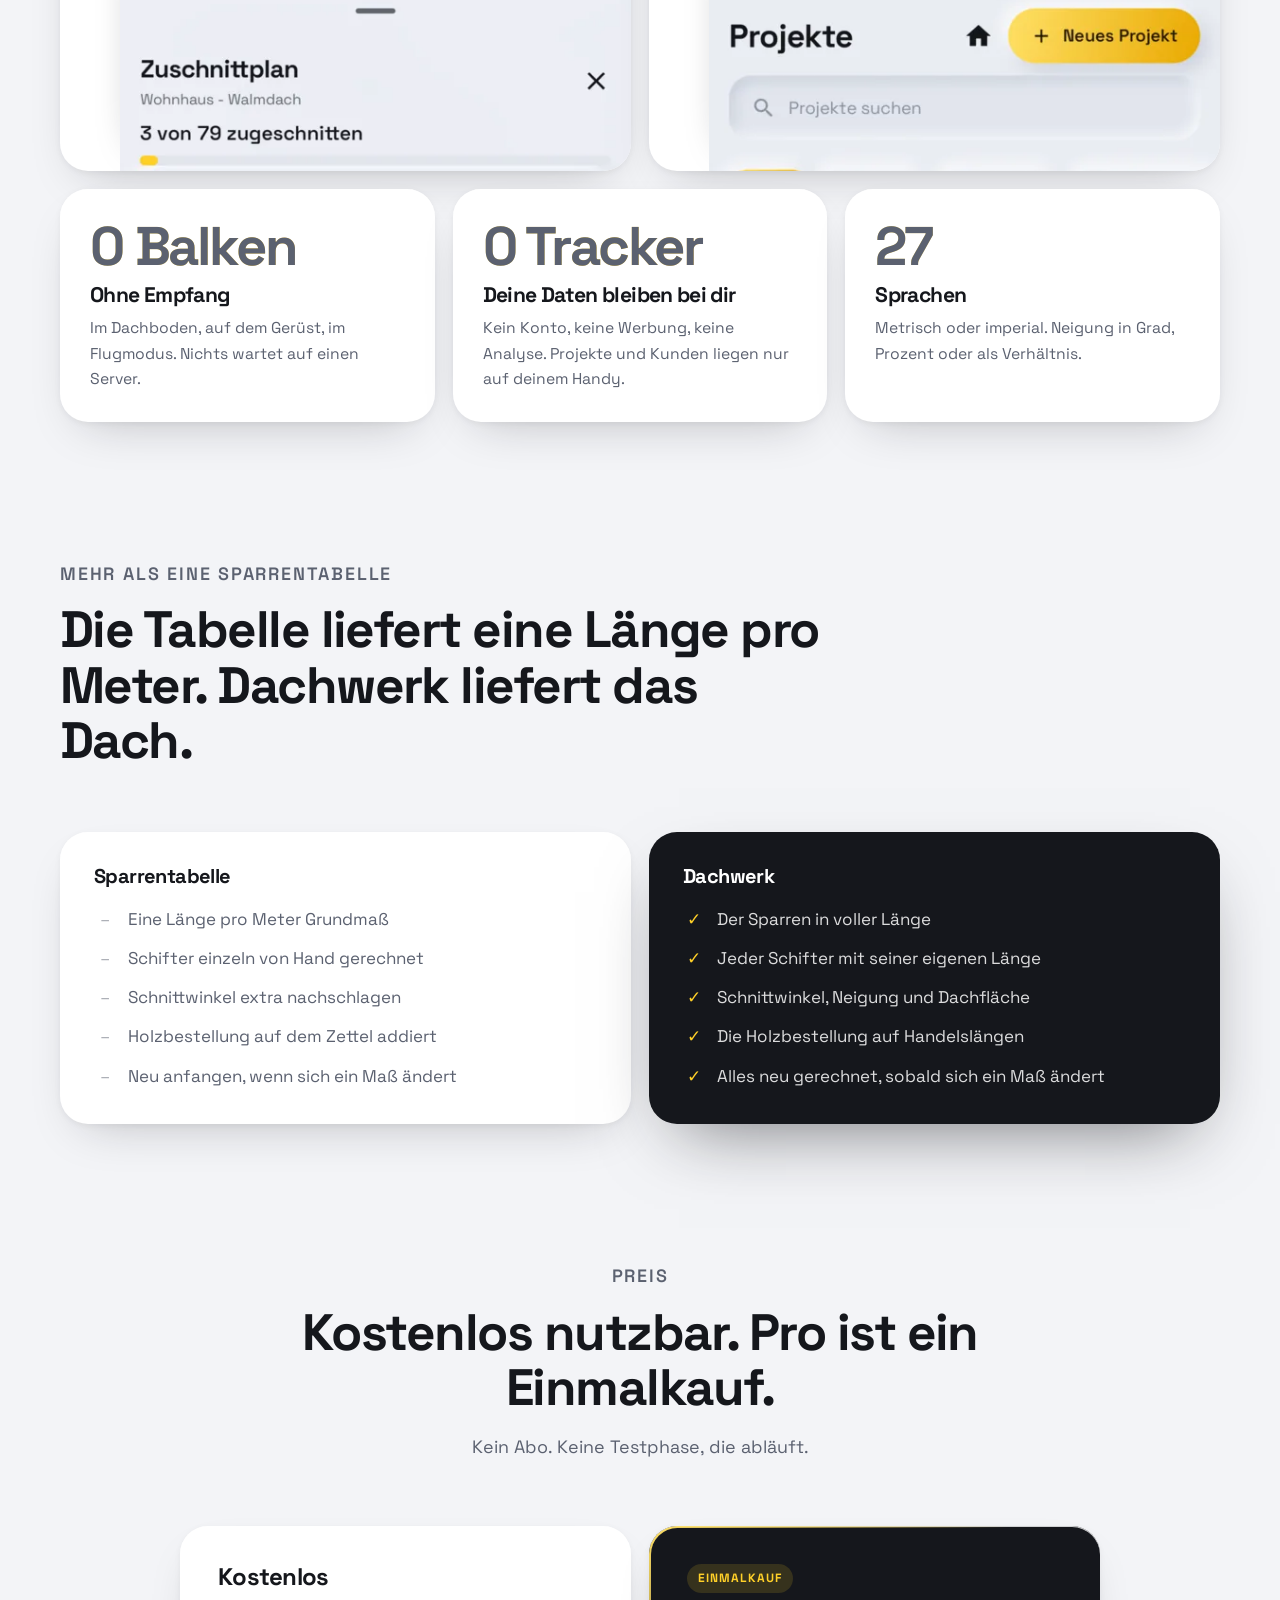
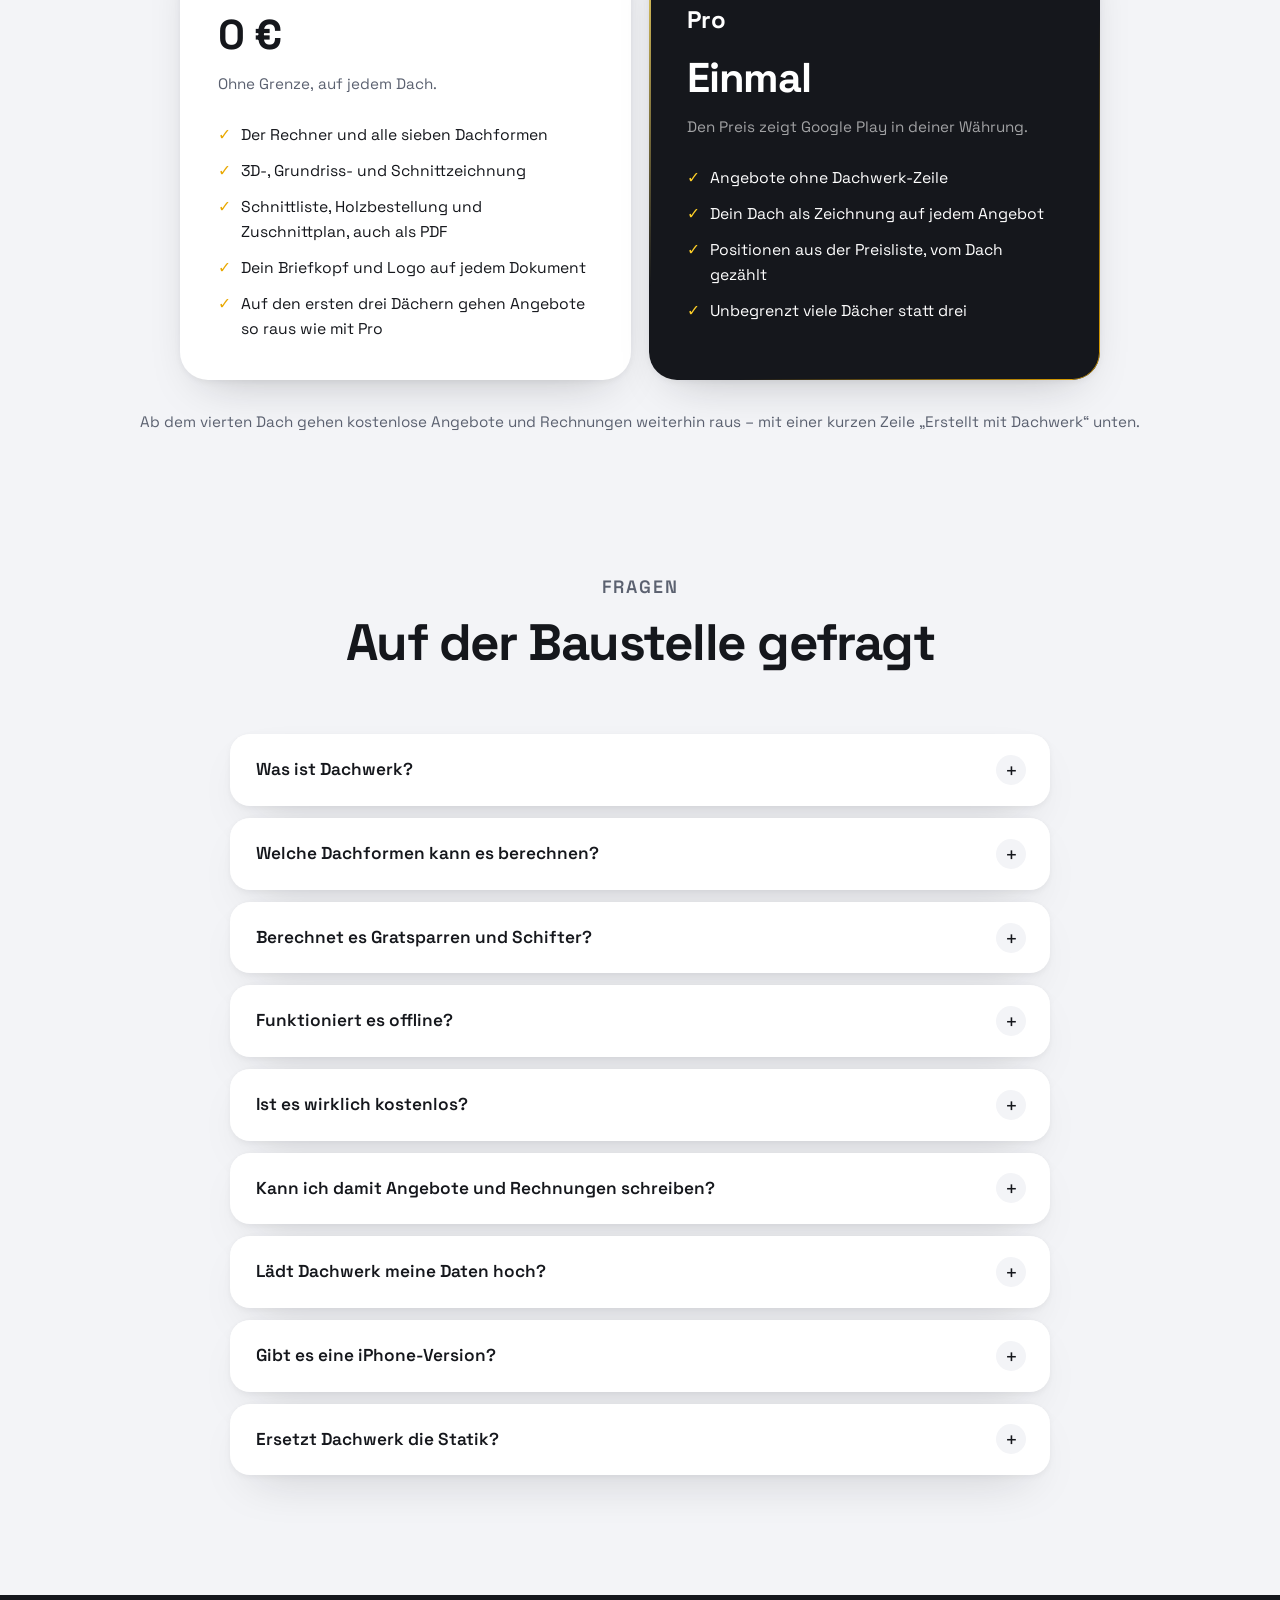
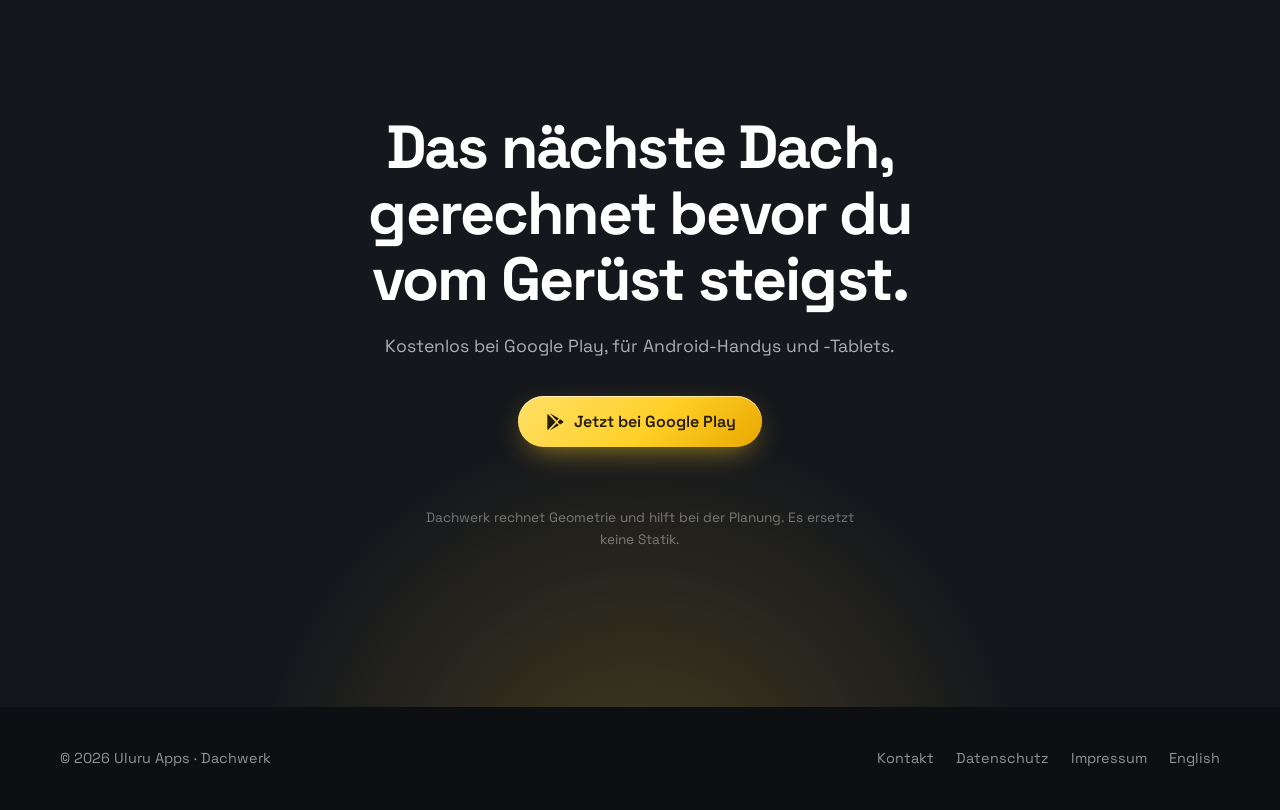
<file: public/de/index.html>
<!doctype html>
<html lang="de">
<head>
<meta charset="utf-8">
<meta name="viewport" content="width=device-width, initial-scale=1">
<title>Dachwerk – Sparrenrechner &amp; Dachstuhl berechnen auf Android</title>
<meta name="description" content="Dachwerk berechnet den Dachstuhl aus wenigen Maßen: jeden Sparren mit Länge und Schnitten, die Schnittliste für den Abbund und das Angebot für den Kunden. Offline, ohne Konto, kostenlos mit optionalem Pro-Einmalkauf.">
<link rel="canonical" href="__SITE_URL__/de/">
<link rel="alternate" hreflang="en" href="__SITE_URL__/">
<link rel="alternate" hreflang="de" href="__SITE_URL__/de/">
<link rel="alternate" hreflang="x-default" href="__SITE_URL__/">
<link rel="alternate" type="text/markdown" title="LLM-Zusammenfassung" href="../llms.txt">
<meta name="theme-color" content="#15171C">
<link rel="icon" href="../icon.svg" type="image/svg+xml">
<link rel="apple-touch-icon" href="../apple-touch-icon.png">
<link rel="preload" href="../fonts/space_grotesk.ttf" as="font" type="font/ttf" crossorigin>
<meta property="og:type" content="website">
<meta property="og:site_name" content="Dachwerk">
<meta property="og:title" content="Dachwerk – Dach eingeben. Holzliste und Angebot bekommen.">
<meta property="og:description" content="Dachstuhl-Rechner für Android: Sparren, Grat und Schifter, Schnitte, Schnittliste, Holzbestellung und Angebot. Funktioniert offline.">
<meta property="og:url" content="__SITE_URL__/de/">
<meta property="og:image" content="__SITE_URL__/img/og.png">
<meta property="og:image:width" content="1200">
<meta property="og:image:height" content="630">
<meta property="og:locale" content="de_DE">
<meta property="og:locale:alternate" content="en_GB">
<meta name="twitter:card" content="summary_large_image">
<link rel="stylesheet" href="../styles.css">
<script>document.documentElement.classList.add('js')</script>
<script type="application/ld+json">
{
  "@context": "https://schema.org",
  "@graph": [
    {
      "@type": "WebPage",
      "@id": "__SITE_URL__/de/#webpage",
      "url": "__SITE_URL__/de/",
      "name": "Dachwerk – Sparrenrechner & Dachstuhl berechnen auf Android",
      "inLanguage": "de",
      "isPartOf": { "@id": "__SITE_URL__/#website" },
      "about": { "@id": "__SITE_URL__/#app" }
    },
    {
      "@type": "MobileApplication",
      "@id": "__SITE_URL__/#app",
      "name": "Dachwerk",
      "alternateName": ["Dachstuhl berechnen · Dachwerk", "Sparrenrechner Dachwerk"],
      "description": "Dachstuhl-Rechner für Android. Aus wenigen Maßen berechnet Dachwerk jeden Sparren (Sparren, Gratsparren, Kehlsparren, Schifter, Obersparren) mit Länge und Schnitten (Firstschnitt, Auflagerschnitt, Backenschnitt, Kerventiefe), Neigung und Dachfläche, eine nummerierte Schnittliste, die Holzbestellung auf Handelslängen sowie Angebot und Rechnung als PDF auf dem eigenen Briefkopf. Funktioniert komplett offline, ohne Konto, ohne Werbung und ohne Tracking.",
      "applicationCategory": "BusinessApplication",
      "operatingSystem": "Android 8.0 oder neuer",
      "downloadUrl": "https://play.google.com/store/apps/details?id=com.uluruapps.dachwerk",
      "inLanguage": "de",
      "offers": { "@type": "Offer", "price": "0", "priceCurrency": "EUR", "description": "Kostenlos ohne Grenze für Rechner, Zeichnungen, Schnittliste und Briefkopf. Pro ist ein optionaler Einmalkauf, kein Abo." },
      "publisher": { "@id": "__SITE_URL__/#org" }
    },
    {
      "@type": "FAQPage",
      "@id": "__SITE_URL__/de/#faq",
      "inLanguage": "de",
      "mainEntity": [
        { "@type": "Question", "name": "Was ist Dachwerk?", "acceptedAnswer": { "@type": "Answer", "text": "Dachwerk ist ein Sparrenrechner bzw. Dachstuhl-Rechner für Android. Aus wenigen Maßen berechnet die App jeden Sparren mit Länge und Schnitten, zeichnet das Dach maßstabsgetreu, erstellt Schnittliste und Holzbestellung und schreibt das Angebot und die Rechnung für den Kunden. Gemacht für Zimmerer, Dachdecker, Holzbaubetriebe und Bauunternehmer." } },
        { "@type": "Question", "name": "Welche Dachformen kann Dachwerk berechnen?", "acceptedAnswer": { "@type": "Answer", "text": "Satteldach, Pultdach, Walmdach, Krüppelwalmdach, Walmdach mit Kehle (Winkeldach), Mansarddach und Mansardwalmdach." } },
        { "@type": "Question", "name": "Berechnet Dachwerk Gratsparren und Schifter?", "acceptedAnswer": { "@type": "Answer", "text": "Ja. Dachwerk berechnet Sparren, Gratsparren, Kehlsparren, Schifter und Obersparren. Jeder Schifter steht mit seiner eigenen Länge in der Liste, mit Firstschnitt, Auflagerschnitt, Backenschnitt und Kerventiefe." } },
        { "@type": "Question", "name": "Funktioniert Dachwerk offline?", "acceptedAnswer": { "@type": "Answer", "text": "Ja. Rechner, Zeichnungen, Schnittlisten und PDFs funktionieren ohne Empfang. Internet braucht die App nur, um einen optionalen Kauf über Google Play abzuschließen." } },
        { "@type": "Question", "name": "Ist Dachwerk kostenlos?", "acceptedAnswer": { "@type": "Answer", "text": "Ja. Rechner, Zeichnungen, Schnittliste, Holzbestellung und Briefkopf sind kostenlos und ohne Grenze. Auf den ersten drei Dächern gehen auch Angebote so raus wie mit Pro. Ab dem vierten Dach steht unten auf Angeboten und Rechnungen eine kurze Zeile „Erstellt mit Dachwerk“, bis Pro freigeschaltet ist. Pro ist ein Einmalkauf, kein Abo." } },
        { "@type": "Question", "name": "Kann ich mit Dachwerk Angebote und Rechnungen schreiben?", "acceptedAnswer": { "@type": "Answer", "text": "Ja. Holz, Verschnitt, Arbeitslohn und MwSt. direkt aus dem berechneten Dach, auf dem eigenen Briefkopf mit Logo. Eigene Positionen kommen aus der Preisliste. Die Rechnung übernimmt Kunde und Positionen aus dem Angebot. Beides geht als PDF per E-Mail oder Messenger raus oder wird ausgedruckt." } },
        { "@type": "Question", "name": "Lädt Dachwerk meine Daten hoch?", "acceptedAnswer": { "@type": "Answer", "text": "Nein. Kein Konto, keine Werbung, keine Analyse, kein Tracking. Projekte, Kunden und Firmendaten bleiben auf dem Handy." } },
        { "@type": "Question", "name": "Gibt es Dachwerk für das iPhone?", "acceptedAnswer": { "@type": "Answer", "text": "Derzeit nicht. Dachwerk gibt es für Android-Handys und -Tablets ab Android 8.0 bei Google Play." } },
        { "@type": "Question", "name": "Ersetzt Dachwerk die Statik?", "acceptedAnswer": { "@type": "Answer", "text": "Nein. Dachwerk rechnet Geometrie und hilft bei der Planung. Es ersetzt keine Statik. Die Ergebnisse sind anhand der geltenden Bauvorschriften, der statischen Vorgaben und der Herstellerangaben zu prüfen." } }
      ]
    }
  ]
}
</script>
</head>
<body>
<a class="skip" href="#main">Zum Inhalt</a>

<header class="top" id="top">
  <div class="wrap">
    <a class="brand" href="./" aria-label="Dachwerk Startseite"><img src="../icon.svg" alt="" width="34" height="34">Dachwerk</a>
    <nav class="nav" aria-label="Hauptmenü">
      <a href="#how">So geht’s</a>
      <a href="#features">Funktionen</a>
      <a href="#pricing">Preis</a>
      <a href="#faq">Fragen</a>
    </nav>
    <a class="lang" href="../" hreflang="en" lang="en">English</a>
    <a class="btn btn-gold" href="https://play.google.com/store/apps/details?id=com.uluruapps.dachwerk&amp;hl=de&amp;referrer=utm_source%3Dwebsite%26utm_medium%3Dheader_de">App <span class="long">laden</span></a>
  </div>
</header>

<main id="main">
<section class="hero">
  <div class="wrap">
    <div>
      <p class="eyebrow">Dachstuhl-Rechner für Android</p>
      <h1>Dach eingeben.<br><span class="grad">Holzliste und Angebot bekommen.</span></h1>
      <p class="lead">Dachwerk berechnet den Dachstuhl aus wenigen Maßen: jeden Sparren mit Länge und Schnitten, die Schnittliste für den Abbund und das Angebot für den Kunden. Direkt auf der Baustelle, auch ohne Empfang.</p>
      <div class="ctas">
        <a class="btn btn-gold" href="https://play.google.com/store/apps/details?id=com.uluruapps.dachwerk&amp;hl=de&amp;referrer=utm_source%3Dwebsite%26utm_medium%3Dhero_de">
          <svg viewBox="0 0 24 24" aria-hidden="true"><path fill="currentColor" d="M4.6 2.3a1.5 1.5 0 0 0-.6 1.2v17a1.5 1.5 0 0 0 .6 1.2l9.3-9.7zm10.7 8.3 2.6-2.7L6.9 1.6zm0 2.8-8.4 8.9 11-6.3zm3.9-4.7-2.9 3.2 2.9 3.2 3.1-1.8a1.6 1.6 0 0 0 0-2.8z"/></svg>
          Jetzt bei Google Play
        </a>
        <a class="btn btn-ghost" href="#how">So funktioniert’s</a>
      </div>
      <ul class="chips">
        <li>Kostenlos nutzbar</li>
        <li>Funktioniert offline</li>
        <li>Kein Konto, keine Werbung</li>
        <li>27 Sprachen</li>
      </ul>
    </div>
    <div class="stage">
      <svg class="roof" viewBox="-228 -92 560 442" role="img" aria-label="Isometrische Zeichnung eines Walmdachs, 12 × 8 m bei 35° Neigung, mit Sparren, Gratsparren und Schiftern">
<defs><linearGradient id="faceA" x1="0" y1="0" x2="0" y2="1"><stop offset="0" stop-color="#7EA2FF" stop-opacity=".22"/><stop offset="1" stop-color="#7EA2FF" stop-opacity=".04"/></linearGradient><linearGradient id="faceB" x1="0" y1="0" x2="1" y2="1"><stop offset="0" stop-color="#FFD028" stop-opacity=".16"/><stop offset="1" stop-color="#FFD028" stop-opacity=".02"/></linearGradient></defs>
<polygon class="face face-a" points="-207.8,48.0 103.9,228.0 103.9,24.0 0.0,-36.0"/>
<polygon class="face face-b" points="311.8,108.0 103.9,228.0 103.9,24.0"/>
<polygon class="wallface wf-a" points="-207.8,120.0 103.9,300.0 103.9,228.0 -207.8,48.0"/>
<polygon class="wallface wf-b" points="311.8,180.0 103.9,300.0 103.9,228.0 311.8,108.0"/>
<line class="ground" style="--o:0.00" x1="0.0" y1="0.0" x2="311.8" y2="180.0" pathLength="1"/>
<line class="ground" style="--o:0.00" x1="311.8" y1="180.0" x2="103.9" y2="300.0" pathLength="1"/>
<line class="ground" style="--o:0.00" x1="103.9" y1="300.0" x2="-207.8" y2="120.0" pathLength="1"/>
<line class="ground" style="--o:0.00" x1="-207.8" y1="120.0" x2="0.0" y2="0.0" pathLength="1"/>
<line class="wall" style="--o:1.00" x1="0.0" y1="0.0" x2="0.0" y2="-72.0" pathLength="1"/>
<line class="wall" style="--o:1.00" x1="311.8" y1="180.0" x2="311.8" y2="108.0" pathLength="1"/>
<line class="wall" style="--o:1.00" x1="103.9" y1="300.0" x2="103.9" y2="228.0" pathLength="1"/>
<line class="wall" style="--o:1.00" x1="-207.8" y1="120.0" x2="-207.8" y2="48.0" pathLength="1"/>
<line class="plate" style="--o:2.00" x1="0.0" y1="-72.0" x2="311.8" y2="108.0" pathLength="1"/>
<line class="plate" style="--o:2.00" x1="311.8" y1="108.0" x2="103.9" y2="228.0" pathLength="1"/>
<line class="plate" style="--o:2.00" x1="103.9" y1="228.0" x2="-207.8" y2="48.0" pathLength="1"/>
<line class="plate" style="--o:2.00" x1="-207.8" y1="48.0" x2="0.0" y2="-72.0" pathLength="1"/>
<line class="ridge" style="--o:3.00" x1="0.0" y1="-36.0" x2="103.9" y2="24.0" pathLength="1"/>
<line class="hip" style="--o:3.00" x1="0.0" y1="-72.0" x2="0.0" y2="-36.0" pathLength="1"/>
<line class="hip" style="--o:3.00" x1="-207.8" y1="48.0" x2="0.0" y2="-36.0" pathLength="1"/>
<line class="hip" style="--o:3.00" x1="311.8" y1="108.0" x2="103.9" y2="24.0" pathLength="1"/>
<line class="hip" style="--o:3.00" x1="103.9" y1="228.0" x2="103.9" y2="24.0" pathLength="1"/>
<line class="jack back" style="--o:4.00" x1="7.8" y1="-67.5" x2="0.0" y2="-69.3" pathLength="1"/>
<line class="jack" style="--o:4.25" x1="-200.1" y1="52.5" x2="-192.3" y2="41.7" pathLength="1"/>
<line class="jack back" style="--o:4.50" x1="23.4" y1="-58.5" x2="0.0" y2="-63.9" pathLength="1"/>
<line class="jack" style="--o:4.75" x1="-184.5" y1="61.5" x2="-161.1" y2="29.1" pathLength="1"/>
<line class="jack back" style="--o:5.00" x1="39.0" y1="-49.5" x2="0.0" y2="-58.5" pathLength="1"/>
<line class="jack" style="--o:5.25" x1="-168.9" y1="70.5" x2="-129.9" y2="16.5" pathLength="1"/>
<line class="jack back" style="--o:5.50" x1="54.6" y1="-40.5" x2="0.0" y2="-53.1" pathLength="1"/>
<line class="jack" style="--o:5.75" x1="-153.3" y1="79.5" x2="-98.7" y2="3.9" pathLength="1"/>
<line class="jack back" style="--o:6.00" x1="70.1" y1="-31.5" x2="0.0" y2="-47.7" pathLength="1"/>
<line class="jack" style="--o:6.25" x1="-137.7" y1="88.5" x2="-67.5" y2="-8.7" pathLength="1"/>
<line class="jack back" style="--o:6.50" x1="85.7" y1="-22.5" x2="0.0" y2="-42.3" pathLength="1"/>
<line class="jack" style="--o:6.75" x1="-122.1" y1="97.5" x2="-36.4" y2="-21.3" pathLength="1"/>
<line class="jack back" style="--o:7.00" x1="101.3" y1="-13.5" x2="0.0" y2="-36.9" pathLength="1"/>
<line class="jack" style="--o:7.25" x1="-106.5" y1="106.5" x2="-5.2" y2="-33.9" pathLength="1"/>
<line class="common back" style="--o:7.50" x1="116.9" y1="-4.5" x2="13.0" y2="-28.5" pathLength="1"/>
<line class="common" style="--o:7.75" x1="-90.9" y1="115.5" x2="13.0" y2="-28.5" pathLength="1"/>
<line class="common back" style="--o:8.00" x1="132.5" y1="4.5" x2="28.6" y2="-19.5" pathLength="1"/>
<line class="common" style="--o:8.25" x1="-75.3" y1="124.5" x2="28.6" y2="-19.5" pathLength="1"/>
<line class="common back" style="--o:8.50" x1="148.1" y1="13.5" x2="44.2" y2="-10.5" pathLength="1"/>
<line class="common" style="--o:8.75" x1="-59.8" y1="133.5" x2="44.2" y2="-10.5" pathLength="1"/>
<line class="common back" style="--o:9.00" x1="163.7" y1="22.5" x2="59.8" y2="-1.5" pathLength="1"/>
<line class="common" style="--o:9.25" x1="-44.2" y1="142.5" x2="59.8" y2="-1.5" pathLength="1"/>
<line class="common back" style="--o:9.50" x1="179.3" y1="31.5" x2="75.3" y2="7.5" pathLength="1"/>
<line class="common" style="--o:9.75" x1="-28.6" y1="151.5" x2="75.3" y2="7.5" pathLength="1"/>
<line class="common back" style="--o:10.00" x1="194.9" y1="40.5" x2="90.9" y2="16.5" pathLength="1"/>
<line class="common" style="--o:10.25" x1="-13.0" y1="160.5" x2="90.9" y2="16.5" pathLength="1"/>
<line class="jack back" style="--o:10.50" x1="210.4" y1="49.5" x2="109.1" y2="26.1" pathLength="1"/>
<line class="jack" style="--o:10.75" x1="2.6" y1="169.5" x2="103.9" y2="29.1" pathLength="1"/>
<line class="jack back" style="--o:11.00" x1="226.0" y1="58.5" x2="140.3" y2="38.7" pathLength="1"/>
<line class="jack" style="--o:11.25" x1="18.2" y1="178.5" x2="103.9" y2="59.7" pathLength="1"/>
<line class="jack back" style="--o:11.50" x1="241.6" y1="67.5" x2="171.5" y2="51.3" pathLength="1"/>
<line class="jack" style="--o:11.75" x1="33.8" y1="187.5" x2="103.9" y2="90.3" pathLength="1"/>
<line class="jack back" style="--o:12.00" x1="257.2" y1="76.5" x2="202.6" y2="63.9" pathLength="1"/>
<line class="jack" style="--o:12.25" x1="49.4" y1="196.5" x2="103.9" y2="120.9" pathLength="1"/>
<line class="jack back" style="--o:12.50" x1="272.8" y1="85.5" x2="233.8" y2="76.5" pathLength="1"/>
<line class="jack" style="--o:12.75" x1="65.0" y1="205.5" x2="103.9" y2="151.5" pathLength="1"/>
<line class="jack back" style="--o:13.00" x1="288.4" y1="94.5" x2="265.0" y2="89.1" pathLength="1"/>
<line class="jack" style="--o:13.25" x1="80.5" y1="214.5" x2="103.9" y2="182.1" pathLength="1"/>
<line class="jack back" style="--o:13.50" x1="304.0" y1="103.5" x2="296.2" y2="101.7" pathLength="1"/>
<line class="jack" style="--o:13.75" x1="96.1" y1="223.5" x2="103.9" y2="212.7" pathLength="1"/>
<line class="jack back" style="--o:14.00" x1="-7.8" y1="-67.5" x2="0.0" y2="-69.3" pathLength="1"/>
<line class="jack" style="--o:14.25" x1="304.0" y1="112.5" x2="296.2" y2="101.7" pathLength="1"/>
<line class="jack back" style="--o:14.50" x1="-23.4" y1="-58.5" x2="0.0" y2="-63.9" pathLength="1"/>
<line class="jack" style="--o:14.75" x1="288.4" y1="121.5" x2="265.0" y2="89.1" pathLength="1"/>
<line class="jack back" style="--o:15.00" x1="-39.0" y1="-49.5" x2="0.0" y2="-58.5" pathLength="1"/>
<line class="jack" style="--o:15.25" x1="272.8" y1="130.5" x2="233.8" y2="76.5" pathLength="1"/>
<line class="jack back" style="--o:15.50" x1="-54.6" y1="-40.5" x2="0.0" y2="-53.1" pathLength="1"/>
<line class="jack" style="--o:15.75" x1="257.2" y1="139.5" x2="202.6" y2="63.9" pathLength="1"/>
<line class="jack back" style="--o:16.00" x1="-70.1" y1="-31.5" x2="0.0" y2="-47.7" pathLength="1"/>
<line class="jack" style="--o:16.25" x1="241.6" y1="148.5" x2="171.5" y2="51.3" pathLength="1"/>
<line class="jack back" style="--o:16.50" x1="-85.7" y1="-22.5" x2="0.0" y2="-42.3" pathLength="1"/>
<line class="jack" style="--o:16.75" x1="226.0" y1="157.5" x2="140.3" y2="38.7" pathLength="1"/>
<line class="common back" style="--o:17.00" x1="-101.3" y1="-13.5" x2="2.6" y2="-37.5" pathLength="1"/>
<line class="common" style="--o:17.25" x1="210.4" y1="166.5" x2="106.5" y2="22.5" pathLength="1"/>
<line class="jack back" style="--o:17.50" x1="-116.9" y1="-4.5" x2="-26.0" y2="-25.5" pathLength="1"/>
<line class="jack" style="--o:17.75" x1="194.9" y1="175.5" x2="103.9" y2="49.5" pathLength="1"/>
<line class="jack back" style="--o:18.00" x1="-132.5" y1="4.5" x2="-57.2" y2="-12.9" pathLength="1"/>
<line class="jack" style="--o:18.25" x1="179.3" y1="184.5" x2="103.9" y2="80.1" pathLength="1"/>
<line class="jack back" style="--o:18.50" x1="-148.1" y1="13.5" x2="-88.3" y2="-0.3" pathLength="1"/>
<line class="jack" style="--o:18.75" x1="163.7" y1="193.5" x2="103.9" y2="110.7" pathLength="1"/>
<line class="jack back" style="--o:19.00" x1="-163.7" y1="22.5" x2="-119.5" y2="12.3" pathLength="1"/>
<line class="jack" style="--o:19.25" x1="148.1" y1="202.5" x2="103.9" y2="141.3" pathLength="1"/>
<line class="jack back" style="--o:19.50" x1="-179.3" y1="31.5" x2="-150.7" y2="24.9" pathLength="1"/>
<line class="jack" style="--o:19.75" x1="132.5" y1="211.5" x2="103.9" y2="171.9" pathLength="1"/>
<line class="jack back" style="--o:20.00" x1="-194.9" y1="40.5" x2="-181.9" y2="37.5" pathLength="1"/>
<line class="jack" style="--o:20.25" x1="116.9" y1="220.5" x2="103.9" y2="202.5" pathLength="1"/>
<text class="dim" x="-60.0" y="240.0" transform="rotate(30 -60.0 240.0)" text-anchor="middle">12,00 m</text>
<text class="dim" x="221.8" y="266.0" transform="rotate(-30 221.8 266.0)" text-anchor="middle">8,00 m</text>
</svg>
      <div class="readout" aria-hidden="true">
        <small>Sparren</small>
        <strong>5,46 m</strong>
        <span>×18 · Neigung 35,0° · 12 × 8 m</span>
      </div>
      <div class="legend" aria-hidden="true"><span><i style="background:var(--common)"></i>Sparren</span><span><i style="background:var(--hip)"></i>Grat</span><span><i style="background:var(--jack)"></i>Schifter</span></div>
    </div>
  </div>
</section>

<section id="how">
  <div class="wrap">
    <div class="head reveal">
      <p class="kicker">Vom Zollstock zur Säge</p>
      <h2>Drei Bildschirme zwischen dem Aufmaß und dem fertigen Dach.</h2>
      <p>Dachform wählen, Gebäude eingeben. Dachwerk zeichnet das Dach maßstabsgetreu und rechnet jedes Teil neu, sobald sich ein Maß ändert.</p>
    </div>
    <div class="phones">
      <article class="phone reveal">
        <figure>
          <div class="device"><img src="../img/de-1-calculator.webp" width="540" height="1200" alt="Dachwerk-Rechner: Walmdach 12 × 8 m in 3D mit Sparrenlänge" loading="lazy"></div>
          <figcaption><span class="step">1</span><h3>Dach anlegen</h3><p>Sieben Dachformen, vom Pultdach bis zum Mansardwalm. Sparren in der Zeichnung antippen für Länge und Schnitte.</p></figcaption>
        </figure>
      </article>
      <article class="phone reveal" style="--d:.12s">
        <figure>
          <div class="device"><img src="../img/de-4-cut-list.webp" width="540" height="1200" alt="Dachwerk-Schnittliste mit nummerierten Teilen und Holzbestellung nach Querschnitt" loading="lazy"></div>
          <figcaption><span class="step">2</span><h3>Abbinden</h3><p>Jedes Teil nummeriert, jeder Schifter mit eigener Länge, die Holzbestellung nach Querschnitt.</p></figcaption>
        </figure>
      </article>
      <article class="phone reveal" style="--d:.24s">
        <figure>
          <div class="device"><img src="../img/de-3-quote.webp" width="540" height="1200" alt="Dachwerk-Angebot mit Holz, Arbeitslohn, MwSt. und Zeichnung des Dachs" loading="lazy"></div>
          <figcaption><span class="step">3</span><h3>Anbieten</h3><p>Dein Briefkopf, deine Preise und eine Zeichnung des Dachs, die der Kunde versteht.</p></figcaption>
        </figure>
      </article>
    </div>
  </div>
</section>

<section id="features" style="padding-top:60px">
  <div class="wrap">
    <div class="head reveal">
      <p class="kicker">Was berechnet wird</p>
      <h2>Alles, was dir die Sparrentabelle überlässt.</h2>
    </div>
    <div class="bento">
      <article class="tile wide dark reveal">
        <h3>Sieben Dachformen</h3>
        <p>Sparren, Gratsparren, Kehlsparren, Schifter und Obersparren, dazu Neigung, Höhe, Grundmaß, Dachfläche und die Längen von Traufe, Ortgang, First, Grat und Kehle.</p>
        <ul class="shapes"><li>Walmdach</li><li>Satteldach</li><li>Krüppelwalm</li><li>Pultdach</li><li>Walm mit Kehle</li><li>Mansarddach</li><li>Mansardwalm</li></ul>
      </article>
      <article class="tile reveal" style="--d:.1s">
        <div class="ico"><svg viewBox="0 0 24 24" fill="none" stroke="currentColor" stroke-width="2" stroke-linecap="round" stroke-linejoin="round" aria-hidden="true"><path d="M4 20 20 4M4 20h10M4 20V10"/></svg></div>
        <h3>Jeder Schnitt maßstabsgetreu</h3>
        <p>Firstschnitt, Auflagerschnitt, Backenschnitt und Kerventiefe, mit allen Maßen direkt in der Zeichnung.</p>
      </article>
      <article class="tile half reveal">
        <div class="ico"><svg viewBox="0 0 24 24" fill="none" stroke="currentColor" stroke-width="2" stroke-linecap="round" aria-hidden="true"><path d="M3 7h18M3 12h12M3 17h7"/></svg></div>
        <h3>Holzbestellung auf Handelslängen</h3>
        <p>Die Stücke werden auf die Längen verteilt, die dein Händler führt, mit Sägeschnitt und Verschnitt. Beim Zuschnitt hakst du Stück für Stück ab.</p>
        <div class="tile-img"><img src="../img/de-5-cutting-plan.webp" width="540" height="1200" alt="Zuschnittplan: welches Teil aus welchem Holz kommt" loading="lazy"></div>
      </article>
      <article class="tile half reveal" style="--d:.1s">
        <div class="ico"><svg viewBox="0 0 24 24" fill="none" stroke="currentColor" stroke-width="2" stroke-linecap="round" stroke-linejoin="round" aria-hidden="true"><path d="M14 3H6a2 2 0 0 0-2 2v14a2 2 0 0 0 2 2h12a2 2 0 0 0 2-2V9zM14 3v6h6M8 14h8M8 18h5"/></svg></div>
        <h3>Angebot und Rechnung</h3>
        <p>Holz, Verschnitt, Arbeitslohn und MwSt. auf deinem Briefkopf, direkt aus dem Dach. Eigene Positionen aus der Preisliste; die Rechnung übernimmt alles aus dem Angebot.</p>
        <div class="tile-img"><img src="../img/de-6-projects.webp" width="540" height="1200" alt="Projektliste: jeder Auftrag mit Stand von Entwurf bis fertig" loading="lazy"></div>
      </article>
      <article class="tile reveal">
        <p class="big grad">0 Balken</p>
        <h3>Ohne Empfang</h3>
        <p>Im Dachboden, auf dem Gerüst, im Flugmodus. Nichts wartet auf einen Server.</p>
      </article>
      <article class="tile reveal" style="--d:.1s">
        <p class="big grad">0 Tracker</p>
        <h3>Deine Daten bleiben bei dir</h3>
        <p>Kein Konto, keine Werbung, keine Analyse. Projekte und Kunden liegen nur auf deinem Handy.</p>
      </article>
      <article class="tile reveal" style="--d:.2s">
        <p class="big grad">27</p>
        <h3>Sprachen</h3>
        <p>Metrisch oder imperial. Neigung in Grad, Prozent oder als Verhältnis.</p>
      </article>
    </div>
  </div>
</section>

<section style="padding-top:0">
  <div class="wrap">
    <div class="head reveal">
      <p class="kicker">Mehr als eine Sparrentabelle</p>
      <h2>Die Tabelle liefert eine Länge pro Meter. Dachwerk liefert das Dach.</h2>
    </div>
    <div class="compare">
      <div class="col reveal">
        <h3>Sparrentabelle</h3>
        <ul>
          <li>Eine Länge pro Meter Grundmaß</li>
          <li>Schifter einzeln von Hand gerechnet</li>
          <li>Schnittwinkel extra nachschlagen</li>
          <li>Holzbestellung auf dem Zettel addiert</li>
          <li>Neu anfangen, wenn sich ein Maß ändert</li>
        </ul>
      </div>
      <div class="col yes reveal" style="--d:.12s">
        <h3>Dachwerk</h3>
        <ul>
          <li>Der Sparren in voller Länge</li>
          <li>Jeder Schifter mit seiner eigenen Länge</li>
          <li>Schnittwinkel, Neigung und Dachfläche</li>
          <li>Die Holzbestellung auf Handelslängen</li>
          <li>Alles neu gerechnet, sobald sich ein Maß ändert</li>
        </ul>
      </div>
    </div>
  </div>
</section>

<section id="pricing" style="padding-top:0">
  <div class="wrap">
    <div class="head center reveal">
      <p class="kicker">Preis</p>
      <h2>Kostenlos nutzbar. Pro ist ein Einmalkauf.</h2>
      <p>Kein Abo. Keine Testphase, die abläuft.</p>
    </div>
    <div class="pricing">
      <div class="plan reveal">
        <h3>Kostenlos</h3>
        <p class="price">0 €</p>
        <p class="note">Ohne Grenze, auf jedem Dach.</p>
        <ul>
          <li>Der Rechner und alle sieben Dachformen</li>
          <li>3D-, Grundriss- und Schnittzeichnung</li>
          <li>Schnittliste, Holzbestellung und Zuschnittplan, auch als PDF</li>
          <li>Dein Briefkopf und Logo auf jedem Dokument</li>
          <li>Auf den ersten drei Dächern gehen Angebote so raus wie mit Pro</li>
        </ul>
      </div>
      <div class="plan pro reveal" style="--d:.12s">
        <span class="badge">Einmalkauf</span>
        <h3>Pro</h3>
        <p class="price">Einmal</p>
        <p class="note">Den Preis zeigt Google Play in deiner Währung.</p>
        <ul>
          <li>Angebote ohne Dachwerk-Zeile</li>
          <li>Dein Dach als Zeichnung auf jedem Angebot</li>
          <li>Positionen aus der Preisliste, vom Dach gezählt</li>
          <li>Unbegrenzt viele Dächer statt drei</li>
        </ul>
      </div>
    </div>
    <p class="fine">Ab dem vierten Dach gehen kostenlose Angebote und Rechnungen weiterhin raus – mit einer kurzen Zeile „Erstellt mit Dachwerk“ unten.</p>
  </div>
</section>

<section id="faq" style="padding-top:0">
  <div class="wrap">
    <div class="head center reveal">
      <p class="kicker">Fragen</p>
      <h2>Auf der Baustelle gefragt</h2>
    </div>
    <div class="faq">
      <details><summary>Was ist Dachwerk?</summary><div><p>Dachwerk ist ein Sparrenrechner bzw. Dachstuhl-Rechner für Android. Aus wenigen Maßen berechnet die App jeden Sparren mit Länge und Schnitten, zeichnet das Dach maßstabsgetreu, erstellt Schnittliste und Holzbestellung und schreibt Angebot und Rechnung für den Kunden. Gemacht für Zimmerer, Dachdecker, Holzbaubetriebe und Bauunternehmer.</p></div></details>
      <details><summary>Welche Dachformen kann es berechnen?</summary><div><p>Satteldach, Pultdach, Walmdach, Krüppelwalmdach, Walmdach mit Kehle (Winkeldach), Mansarddach und Mansardwalmdach.</p></div></details>
      <details><summary>Berechnet es Gratsparren und Schifter?</summary><div><p>Ja: Sparren, Gratsparren, Kehlsparren, Schifter und Obersparren. Jeder Schifter steht mit seiner eigenen Länge in der Liste, nicht als Bereich, mit Firstschnitt, Auflagerschnitt, Backenschnitt und Kerventiefe.</p></div></details>
      <details><summary>Funktioniert es offline?</summary><div><p>Ja. Rechner, Zeichnungen, Schnittlisten und PDFs funktionieren ohne Empfang. Internet braucht die App nur, um einen optionalen Kauf über Google Play abzuschließen.</p></div></details>
      <details><summary>Ist es wirklich kostenlos?</summary><div><p>Rechner, Zeichnungen, Schnittliste, Holzbestellung und dein Briefkopf sind kostenlos, ohne Grenze. Auf deinen ersten drei Dächern gehen auch Angebote so raus wie mit Pro. Ab dem vierten Dach steht unten auf Angeboten und Rechnungen eine kurze Zeile „Erstellt mit Dachwerk“, bis du Pro freischaltest.</p><p>Pro ist ein Einmalkauf. Kein Abo.</p></div></details>
      <details><summary>Kann ich damit Angebote und Rechnungen schreiben?</summary><div><p>Ja. Holz, Verschnitt, Arbeitslohn und MwSt. direkt aus dem berechneten Dach, auf deinem Briefkopf mit Logo. Eigene Positionen kommen aus deiner Preisliste. Die Rechnung übernimmt Kunde und Positionen aus dem Angebot. Beides geht als PDF per E-Mail oder Messenger raus oder wird ausgedruckt.</p></div></details>
      <details><summary>Lädt Dachwerk meine Daten hoch?</summary><div><p>Nein. Kein Konto, keine Werbung, keine Analyse, kein Tracking. Projekte, Kunden und Firmendaten bleiben auf deinem Handy. <a href="https://uluruapps.github.io/dachwerk-privacy/privacy.de.html">Zur Datenschutzerklärung</a>.</p></div></details>
      <details><summary>Gibt es eine iPhone-Version?</summary><div><p>Derzeit nicht. Dachwerk läuft auf Android-Handys und -Tablets ab Android 8.0.</p></div></details>
      <details><summary>Ersetzt Dachwerk die Statik?</summary><div><p>Nein. Dachwerk rechnet Geometrie und hilft bei der Planung. Es ersetzt keine Statik. Prüfe die Ergebnisse anhand der geltenden Bauvorschriften, der statischen Vorgaben und der Herstellerangaben.</p></div></details>
    </div>
  </div>
</section>

<section class="closing">
  <div class="wrap">
    <h2 class="reveal">Das nächste Dach, gerechnet bevor du vom Gerüst steigst.</h2>
    <p class="reveal">Kostenlos bei Google Play, für Android-Handys und -Tablets.</p>
    <div class="ctas reveal">
      <a class="btn btn-gold" href="https://play.google.com/store/apps/details?id=com.uluruapps.dachwerk&amp;hl=de&amp;referrer=utm_source%3Dwebsite%26utm_medium%3Dfooter_de">
        <svg viewBox="0 0 24 24" aria-hidden="true"><path fill="currentColor" d="M4.6 2.3a1.5 1.5 0 0 0-.6 1.2v17a1.5 1.5 0 0 0 .6 1.2l9.3-9.7zm10.7 8.3 2.6-2.7L6.9 1.6zm0 2.8-8.4 8.9 11-6.3zm3.9-4.7-2.9 3.2 2.9 3.2 3.1-1.8a1.6 1.6 0 0 0 0-2.8z"/></svg>
        Jetzt bei Google Play
      </a>
    </div>
    <p class="disclaimer">Dachwerk rechnet Geometrie und hilft bei der Planung. Es ersetzt keine Statik.</p>
  </div>
</section>
</main>

<footer>
  <div class="wrap">
    <span>© <span id="y">2026</span> Uluru Apps · Dachwerk</span>
    <nav aria-label="Fußzeile">
      <a href="mailto:uluruapps+dachwerk@gmail.com">Kontakt</a>
      <a href="https://uluruapps.github.io/dachwerk-privacy/privacy.de.html">Datenschutz</a>
      <a href="../impressum/">Impressum</a>
      <a href="../" hreflang="en" lang="en">English</a>
    </nav>
  </div>
</footer>
<script src="../main.js" defer></script>
</body>
</html>
</file>
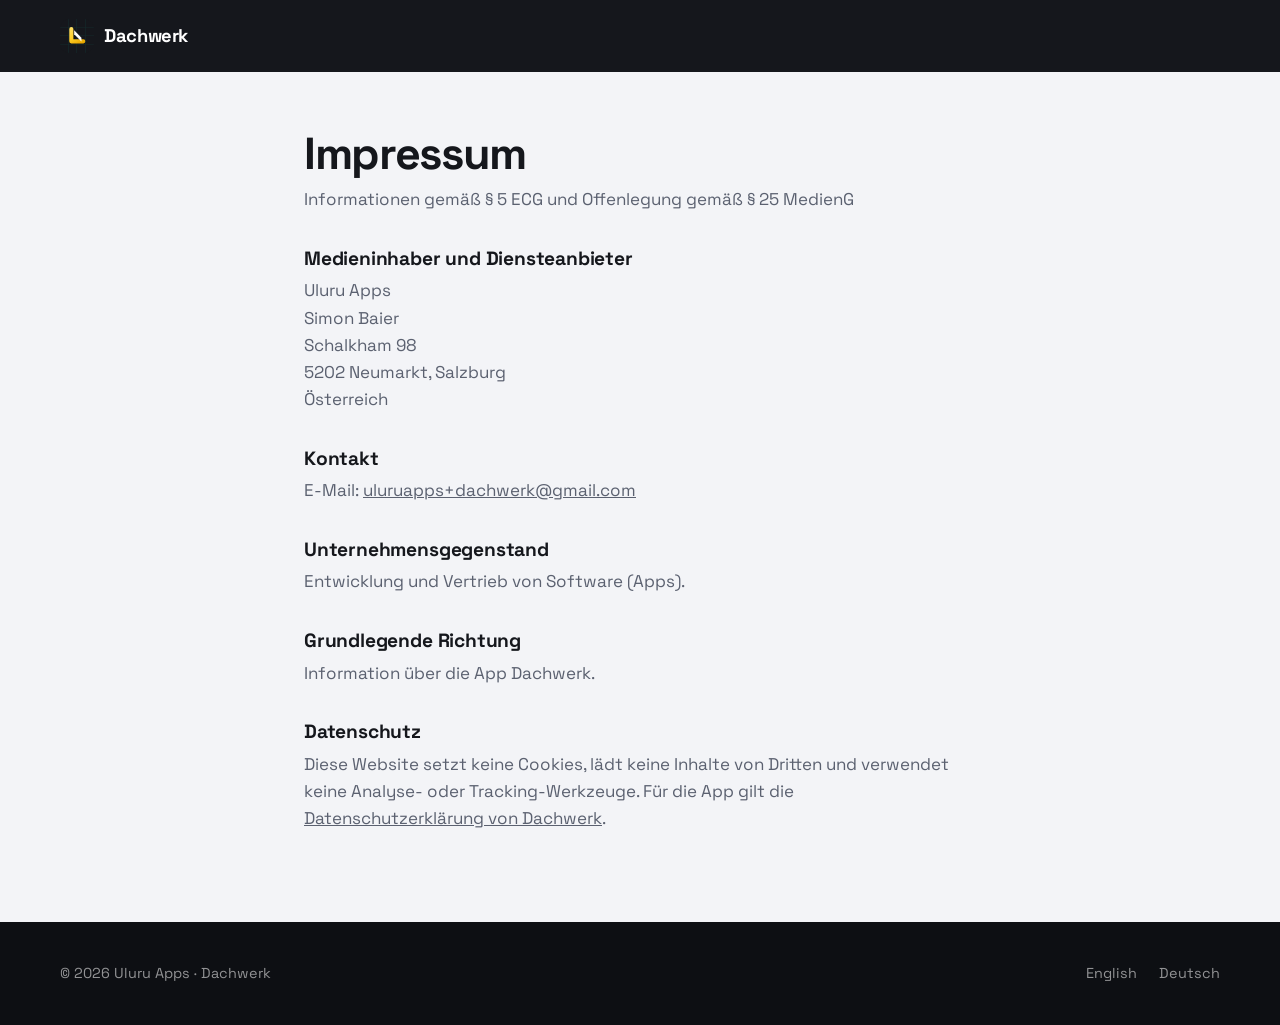
<file: public/impressum/index.html>
<!doctype html>
<html lang="de">
<head>
<meta charset="utf-8">
<meta name="viewport" content="width=device-width, initial-scale=1">
<title>Impressum · Dachwerk</title>
<meta name="robots" content="noindex">
<link rel="icon" href="../icon.svg" type="image/svg+xml">
<link rel="stylesheet" href="../styles.css">
</head>
<body class="page">
<header class="top solid" id="top">
  <div class="wrap">
    <a class="brand" href="../de/"><img src="../icon.svg" alt="" width="34" height="34">Dachwerk</a>
  </div>
</header>
<main class="doc">
  <h1>Impressum</h1>
  <p class="sub">Informationen gemäß § 5 ECG und Offenlegung gemäß § 25 MedienG</p>

  <h2>Medieninhaber und Diensteanbieter</h2>
  <p>Uluru Apps<br>
  Simon Baier<br>
  Schalkham 98<br>
  5202 Neumarkt, Salzburg<br>
  Österreich</p>

  <h2>Kontakt</h2>
  <p>E-Mail: <a href="mailto:uluruapps+dachwerk@gmail.com">uluruapps+dachwerk@gmail.com</a></p>

  <h2>Unternehmensgegenstand</h2>
  <p>Entwicklung und Vertrieb von Software (Apps).</p>

  <h2>Grundlegende Richtung</h2>
  <p>Information über die App Dachwerk.</p>

  <h2>Datenschutz</h2>
  <p>Diese Website setzt keine Cookies, lädt keine Inhalte von Dritten und verwendet keine Analyse- oder Tracking-Werkzeuge. Für die App gilt die <a href="https://uluruapps.github.io/dachwerk-privacy/privacy.de.html">Datenschutzerklärung von Dachwerk</a>.</p>
</main>
<footer>
  <div class="wrap">
    <span>© 2026 Uluru Apps · Dachwerk</span>
    <nav><a href="../">English</a><a href="../de/">Deutsch</a></nav>
  </div>
</footer>
</body>
</html>
</file>
<file: public/styles.css>
@font-face {
  font-family: "Space Grotesk";
  src: url("fonts/space_grotesk.ttf") format("truetype");
  font-weight: 300 700;
  font-display: swap;
}

:root {
  --ink: #15171C;
  --ink-2: #1C1F26;
  --ink-3: #262A33;
  --paper: #F3F4F7;
  --card: #FFFFFF;
  --text: #15171C;
  --muted: #5B6170;
  --line: rgba(21, 23, 28, .09);
  --gold: #FFD028;
  --gold-hi: #FFE066;
  --gold-lo: #E9A800;
  --common: #7EA2FF;
  --hip: #FFB454;
  --jack: #8ED8F5;
  --valley: #FF87BE;
  --radius: 28px;
  --shadow: 0 1px 0 rgba(255,255,255,.8) inset, 0 20px 50px -24px rgba(21,23,28,.28), 0 2px 6px rgba(21,23,28,.05);
  --font: "Space Grotesk", ui-sans-serif, system-ui, -apple-system, "Segoe UI", Roboto, sans-serif;
  color-scheme: light dark;
}
@media (prefers-color-scheme: dark) {
  :root {
    --paper: #0F1116;
    --card: #181B22;
    --text: #ECEEF2;
    --muted: #9AA1AF;
    --line: rgba(255, 255, 255, .08);
    --shadow: 0 1px 0 rgba(255,255,255,.05) inset, 0 24px 60px -28px rgba(0,0,0,.8);
  }
}

* { box-sizing: border-box; }
html { scroll-behavior: smooth; -webkit-text-size-adjust: 100%; }
body {
  margin: 0;
  font: 17px/1.6 var(--font);
  background: var(--paper);
  color: var(--text);
  -webkit-font-smoothing: antialiased;
  overflow-x: hidden;
}
img { max-width: 100%; height: auto; display: block; }
a { color: inherit; }
h1, h2, h3 { line-height: 1.08; letter-spacing: -.03em; margin: 0; font-weight: 700; }
p { margin: 0; }
.wrap { width: min(1160px, 100% - 32px); margin-inline: auto; }
.skip { position: absolute; left: -999px; }
.skip:focus { left: 16px; top: 16px; z-index: 99; background: var(--gold); color: var(--ink); padding: 8px 14px; border-radius: 10px; }
:focus-visible { outline: 3px solid var(--gold); outline-offset: 3px; border-radius: 6px; }

/* ---------- header ---------- */
.top {
  position: fixed; inset: 0 0 auto; z-index: 50;
  transition: background .3s, box-shadow .3s, backdrop-filter .3s;
}
.top.scrolled {
  background: rgba(21, 23, 28, .78);
  backdrop-filter: blur(14px) saturate(1.4);
  -webkit-backdrop-filter: blur(14px) saturate(1.4);
  box-shadow: 0 1px 0 rgba(255,255,255,.06);
}
.top .wrap { display: flex; align-items: center; gap: 24px; height: 72px; color: #fff; }
.brand { display: flex; align-items: center; gap: 10px; font-weight: 700; font-size: 1.15rem; text-decoration: none; letter-spacing: -.02em; }
.brand img { width: 34px; height: 34px; border-radius: 9px; }
.nav { display: flex; gap: 26px; margin-left: auto; font-size: .95rem; }
.nav a { text-decoration: none; opacity: .72; transition: opacity .2s; }
.nav a:hover { opacity: 1; }
.lang { font-size: .85rem; font-weight: 600; text-decoration: none; border: 1px solid rgba(255,255,255,.22); border-radius: 99px; padding: 5px 12px; opacity: .85; }
.lang:hover { opacity: 1; border-color: rgba(255,255,255,.5); }
.top .btn { padding: 10px 18px; font-size: .9rem; }
@media (max-width: 860px) { .nav { display: none; } .top .wrap > .lang { margin-left: auto; } }
@media (max-width: 480px) { .top .btn span.long { display: none; } }

/* ---------- buttons ---------- */
.btn {
  display: inline-flex; align-items: center; gap: 10px;
  padding: 15px 26px; border-radius: 99px;
  font: 600 1rem var(--font); text-decoration: none; white-space: nowrap;
  transition: transform .2s, box-shadow .2s, background .2s;
}
.btn-gold {
  color: #241B00;
  background: linear-gradient(135deg, var(--gold-hi), var(--gold) 55%, var(--gold-lo));
  box-shadow: 0 10px 30px -10px rgba(255, 208, 40, .65), inset 0 1px 0 rgba(255,255,255,.6);
}
.btn-gold:hover { transform: translateY(-2px); box-shadow: 0 16px 40px -12px rgba(255, 208, 40, .8), inset 0 1px 0 rgba(255,255,255,.6); }
.btn-ghost { color: #fff; border: 1px solid rgba(255,255,255,.2); }
.btn-ghost:hover { background: rgba(255,255,255,.07); }
.btn svg { width: 20px; height: 20px; flex: none; }

/* ---------- hero ---------- */
.hero {
  position: relative; isolation: isolate;
  background: var(--ink); color: #fff;
  padding: 140px 0 110px;
  overflow: hidden;
}
.hero::before { /* the icon's gold grid */
  content: ""; position: absolute; inset: 0; z-index: -2;
  background-image:
    linear-gradient(rgba(255, 208, 40, .07) 1px, transparent 1px),
    linear-gradient(90deg, rgba(255, 208, 40, .07) 1px, transparent 1px);
  background-size: 54px 54px;
  mask-image: radial-gradient(ellipse 80% 70% at 65% 40%, #000 20%, transparent 75%);
  -webkit-mask-image: radial-gradient(ellipse 80% 70% at 65% 40%, #000 20%, transparent 75%);
}
.hero::after {
  content: ""; position: absolute; z-index: -1;
  width: 900px; height: 900px; right: -260px; top: -320px;
  background: radial-gradient(circle, rgba(255, 208, 40, .16), rgba(126, 162, 255, .08) 40%, transparent 68%);
  filter: blur(10px);
}
.hero .wrap { display: grid; grid-template-columns: 1.02fr 1fr; gap: 40px; align-items: center; }
.eyebrow {
  display: inline-flex; align-items: center; gap: 8px;
  font-size: .82rem; font-weight: 600; letter-spacing: .08em; text-transform: uppercase;
  color: var(--gold); margin-bottom: 22px;
}
.eyebrow::before { content: ""; width: 26px; height: 2px; background: currentColor; border-radius: 2px; }
.hero h1 { font-size: clamp(2.6rem, 5.6vw, 4.6rem); }
.grad {
  background: linear-gradient(100deg, var(--gold-hi), var(--gold) 45%, #FFB454);
  -webkit-background-clip: text; background-clip: text; color: transparent;
}
.lead { font-size: clamp(1.08rem, 1.6vw, 1.25rem); color: rgba(255,255,255,.72); margin: 26px 0 34px; max-width: 34em; }
.ctas { display: flex; flex-wrap: wrap; gap: 14px; }
.chips { display: flex; flex-wrap: wrap; gap: 8px 18px; margin: 34px 0 0; padding: 0; list-style: none; font-size: .92rem; color: rgba(255,255,255,.66); }
.chips li { display: flex; align-items: center; gap: 7px; }
.chips li::before { content: ""; width: 7px; height: 7px; border-radius: 50%; background: var(--gold); box-shadow: 0 0 10px var(--gold); }

.stage { position: relative; }
.roof { width: 100%; height: auto; overflow: visible; }
.roof line { fill: none; stroke-linecap: round; stroke-dasharray: 1; stroke-dashoffset: 0; }
.roof .ground { stroke: rgba(255,255,255,.18); stroke-width: 1; stroke-dasharray: .02 .015; }
.roof .wall { stroke: rgba(255,255,255,.28); stroke-width: 1.2; }
.roof .plate { stroke: rgba(255,255,255,.6); stroke-width: 2; }
.roof .ridge { stroke: #fff; stroke-width: 2.6; }
.roof .hip { stroke: var(--hip); stroke-width: 2.8; filter: drop-shadow(0 0 4px rgba(255,180,84,.6)); }
.roof .common { stroke: var(--common); stroke-width: 1.4; }
.roof .jack { stroke: var(--jack); stroke-width: 1.2; }
.roof .face { opacity: .9; }
.roof .face-a { fill: url(#faceA); }
.roof .face-b { fill: url(#faceB); }
.roof .wallface { fill: rgba(255,255,255,.025); }
.roof .dim { fill: rgba(255,255,255,.55); font: 600 13px var(--font); letter-spacing: .02em; }

.js .roof line { stroke-dashoffset: 1; animation: draw .9s cubic-bezier(.6,.05,.3,1) forwards; animation-delay: calc(.25s + var(--o) * 70ms); }
.js .roof .ground { stroke-dashoffset: 0; animation: fade .8s .1s both; }
.js .roof .face, .js .roof .wallface, .js .roof .dim { animation: fade 1.2s 1.9s both; }
@keyframes draw { to { stroke-dashoffset: 0; } }
@keyframes fade { from { opacity: 0; } }

.readout {
  position: absolute; right: 0; bottom: 6%;
  min-width: 230px; padding: 18px 22px; border-radius: 22px;
  background: rgba(28, 31, 38, .72); border: 1px solid rgba(255,255,255,.1);
  backdrop-filter: blur(16px); -webkit-backdrop-filter: blur(16px);
  box-shadow: 0 30px 60px -20px rgba(0,0,0,.6);
}
.js .readout { animation: rise .8s 2.1s both cubic-bezier(.2,.8,.2,1); }
.readout small { display: block; font-size: .72rem; font-weight: 600; letter-spacing: .1em; text-transform: uppercase; color: rgba(255,255,255,.55); }
.readout strong { display: block; font-size: 2.6rem; line-height: 1.1; letter-spacing: -.03em; margin: 4px 0 2px; }
.readout span { font-size: .85rem; color: rgba(255,255,255,.6); }
.legend { display: flex; justify-content: center; margin-top: 8px; gap: 14px; font-size: .8rem; color: rgba(255,255,255,.6); }
.legend i { display: inline-block; width: 9px; height: 9px; border-radius: 50%; margin-right: 6px; vertical-align: 0; }
.js .legend { animation: fade 1s 2.3s both; }
@keyframes rise { from { opacity: 0; transform: translateY(24px) scale(.96); } }

@media (max-width: 900px) {
  .hero { padding: 116px 0 90px; }
  .hero .wrap { grid-template-columns: 1fr; gap: 56px; }
  .readout { right: 0; bottom: -14%; min-width: 0; padding: 14px 18px; }
  .readout strong { font-size: 2rem; }
}

/* ---------- sections ---------- */
section { padding: 120px 0; }
.kicker { font-size: .82rem; font-weight: 600; letter-spacing: .1em; text-transform: uppercase; color: var(--gold-lo); }
@media (prefers-color-scheme: dark) { .kicker { color: var(--gold); } }
.head { max-width: 760px; margin-bottom: 64px; }
.head h2 { font-size: clamp(2rem, 4vw, 3.2rem); margin-top: 14px; }
.head p { color: var(--muted); font-size: 1.12rem; margin-top: 18px; }
.center { text-align: center; margin-inline: auto; }

/* phones */
.phones {
  display: grid; grid-template-columns: repeat(3, 1fr); gap: 40px 32px;
}
.phone figure { margin: 0; }
.device {
  position: relative; border-radius: 42px; padding: 10px; max-width: 300px; margin-inline: auto;
  background: linear-gradient(160deg, #2A2E37, #111318);
  box-shadow: 0 40px 80px -36px rgba(21,23,28,.55), inset 0 0 0 1px rgba(255,255,255,.08);
  transition: transform .5s cubic-bezier(.2,.8,.2,1);
}
.device img { border-radius: 33px; width: 100%; aspect-ratio: 9 / 20; object-fit: cover; object-position: top; background: #E8EAF0; }
.phone:nth-child(2) .device { transform: translateY(40px); }
.phone:hover .device { transform: translateY(-8px); }
.phone:nth-child(2):hover .device { transform: translateY(32px); }
.phone figcaption { margin: 26px auto 0; max-width: 300px; }
.phone:nth-child(2) figcaption { margin-top: 66px; }
.phone h3 { font-size: 1.3rem; }
.phone p { color: var(--muted); margin-top: 6px; font-size: .98rem; }
.step { display: inline-grid; place-items: center; width: 30px; height: 30px; border-radius: 50%; background: var(--ink); color: var(--gold); font-size: .85rem; font-weight: 700; margin-bottom: 12px; }
@media (prefers-color-scheme: dark) { .step { background: var(--gold); color: var(--ink); } }
@media (max-width: 760px) {
  .phones { grid-template-columns: none; grid-auto-flow: column; grid-auto-columns: 74%; overflow-x: auto; scroll-snap-type: x mandatory; padding: 0 16px 20px; margin-inline: -16px; scrollbar-width: none; }
  .phones::-webkit-scrollbar { display: none; }
  .phone { scroll-snap-align: center; }
  .phone:nth-child(2) .device, .phone:nth-child(2):hover .device { transform: none; }
  .phone:nth-child(2) figcaption { margin-top: 26px; }
}

/* bento */
.bento { display: grid; grid-template-columns: repeat(6, 1fr); gap: 18px; }
.tile {
  position: relative; overflow: hidden;
  grid-column: span 2; padding: 30px; border-radius: var(--radius);
  background: var(--card); box-shadow: var(--shadow);
}
.tile.wide { grid-column: span 4; }
.tile.half { grid-column: span 3; }
.tile h3 { font-size: 1.32rem; margin-bottom: 10px; }
.tile p { color: var(--muted); font-size: .98rem; }
.tile .ico { width: 44px; height: 44px; border-radius: 13px; display: grid; place-items: center; margin-bottom: 22px; background: linear-gradient(135deg, var(--gold-hi), var(--gold-lo)); color: #241B00; }
.tile .ico svg { width: 22px; height: 22px; }
.tile.dark { background: var(--ink); color: #fff; }
.tile.dark p { color: rgba(255,255,255,.65); }
.shapes { display: flex; flex-wrap: wrap; gap: 8px; margin-top: 20px; padding: 0; list-style: none; }
.shapes li { padding: 7px 14px; border-radius: 99px; font-size: .88rem; font-weight: 600; background: rgba(255,255,255,.07); border: 1px solid rgba(255,255,255,.1); }
.shapes li:first-child { background: linear-gradient(135deg, var(--gold-hi), var(--gold-lo)); color: #241B00; border-color: transparent; }
.tile .big { font-size: 3.4rem; font-weight: 700; letter-spacing: -.04em; line-height: 1; margin-bottom: 10px; }
.tile-img { margin: 24px -30px -30px 30px; border-radius: 22px 0 0 0; overflow: hidden; box-shadow: 0 -10px 40px -20px rgba(21,23,28,.4); height: 220px; }
.tile-img img { width: 100%; height: auto; }
@media (max-width: 900px) {
  .bento { grid-template-columns: 1fr 1fr; }
  .tile, .tile.half { grid-column: span 1; }
  .tile.wide { grid-column: span 2; }
}
@media (max-width: 600px) {
  .bento { grid-template-columns: 1fr; }
  .tile, .tile.wide, .tile.half { grid-column: auto; }
}

/* compare */
.compare { display: grid; grid-template-columns: 1fr 1fr; gap: 18px; }
.col { padding: 34px; border-radius: var(--radius); background: var(--card); box-shadow: var(--shadow); }
.col h3 { font-size: 1.25rem; margin-bottom: 18px; }
.col ul { list-style: none; margin: 0; padding: 0; display: grid; gap: 12px; }
.col li { display: flex; gap: 12px; color: var(--muted); }
.col li::before { content: "–"; flex: none; width: 22px; text-align: center; opacity: .5; }
.col.yes { background: var(--ink); color: #fff; box-shadow: 0 30px 70px -30px rgba(21,23,28,.6); }
.col.yes li { color: rgba(255,255,255,.85); }
.col.yes li::before { content: "✓"; color: var(--gold); opacity: 1; font-weight: 700; }
@media (max-width: 760px) { .compare { grid-template-columns: 1fr; } }

/* pricing */
.pricing { display: grid; grid-template-columns: 1fr 1fr; gap: 18px; max-width: 920px; margin-inline: auto; }
.plan { padding: 38px; border-radius: var(--radius); background: var(--card); box-shadow: var(--shadow); display: flex; flex-direction: column; }
.plan h3 { font-size: 1.5rem; }
.plan .price { font-size: 2.6rem; font-weight: 700; letter-spacing: -.03em; margin: 12px 0 4px; }
.plan .note { color: var(--muted); font-size: .95rem; }
.plan ul { list-style: none; padding: 0; margin: 26px 0 0; display: grid; gap: 11px; }
.plan li { display: flex; gap: 10px; font-size: .98rem; }
.plan li::before { content: "✓"; color: var(--gold-lo); font-weight: 700; flex: none; }
.plan.pro { position: relative; background: var(--ink); color: #fff; }
.plan.pro::before { content: ""; position: absolute; inset: 0; border-radius: inherit; padding: 1.5px; background: linear-gradient(135deg, var(--gold-hi), transparent 40%, transparent 60%, var(--gold-lo)); -webkit-mask: linear-gradient(#000 0 0) content-box, linear-gradient(#000 0 0); -webkit-mask-composite: xor; mask-composite: exclude; pointer-events: none; }
.plan.pro .note { color: rgba(255,255,255,.6); }
.plan.pro li::before { color: var(--gold); }
.badge { align-self: flex-start; font-size: .75rem; font-weight: 700; letter-spacing: .08em; text-transform: uppercase; padding: 5px 11px; border-radius: 99px; background: rgba(255,208,40,.14); color: var(--gold); margin-bottom: 14px; }
.fine { text-align: center; color: var(--muted); font-size: .95rem; margin-top: 30px; }
@media (max-width: 760px) { .pricing { grid-template-columns: 1fr; } }

/* faq */
.faq { max-width: 820px; margin-inline: auto; display: grid; gap: 12px; }
.faq details { border-radius: 20px; background: var(--card); box-shadow: var(--shadow); }
.faq summary { cursor: pointer; list-style: none; padding: 22px 60px 22px 26px; font-weight: 600; font-size: 1.08rem; position: relative; }
.faq summary::-webkit-details-marker { display: none; }
.faq summary::after { content: "+"; position: absolute; right: 24px; top: 50%; translate: 0 -50%; width: 30px; height: 30px; display: grid; place-items: center; border-radius: 50%; background: var(--paper); font-size: 1.3rem; font-weight: 400; transition: rotate .25s; }
.faq details[open] summary::after { rotate: 45deg; }
.faq details > div { padding: 0 26px 24px; color: var(--muted); }
.faq details > div p + p { margin-top: 10px; }

/* closing */
.closing { position: relative; overflow: hidden; background: var(--ink); color: #fff; text-align: center; isolation: isolate; }
.closing::before { content: ""; position: absolute; inset: auto 50% -500px auto; translate: 50% 0; width: 1000px; height: 800px; z-index: -1; background: radial-gradient(circle, rgba(255, 208, 40, .2), transparent 60%); }
.closing h2 { font-size: clamp(2.2rem, 5vw, 3.8rem); max-width: 15ch; margin: 0 auto; }
.closing p { color: rgba(255,255,255,.65); margin: 20px auto 36px; max-width: 34em; font-size: 1.1rem; }
.closing .ctas { justify-content: center; }
.disclaimer { margin-top: 60px !important; font-size: .85rem !important; color: rgba(255,255,255,.4) !important; }

footer { background: #0D0F13; color: rgba(255,255,255,.55); font-size: .9rem; padding: 40px 0; }
footer .wrap { display: flex; flex-wrap: wrap; gap: 14px 28px; align-items: center; }
footer nav { display: flex; flex-wrap: wrap; gap: 8px 22px; margin-left: auto; }
footer a { text-decoration: none; }
footer a:hover { color: #fff; }

/* reveal */
.js .reveal { opacity: 0; transform: translateY(28px); transition: opacity .8s, transform .8s cubic-bezier(.2,.8,.2,1); transition-delay: var(--d, 0s); }
.js .reveal.in { opacity: 1; transform: none; }

@media (prefers-reduced-motion: reduce) {
  html { scroll-behavior: auto; }
  *, *::before, *::after { animation: none !important; transition: none !important; }
  .js .roof line { stroke-dashoffset: 0; }
  .js .reveal { opacity: 1; transform: none; }
}

/* plain pages: privacy, imprint, 404 */
.doc { max-width: 44rem; margin: 0 auto; padding: 130px 16px 90px; }
.doc h1 { font-size: clamp(2rem, 5vw, 2.8rem); margin-bottom: 8px; }
.doc h2 { font-size: 1.2rem; margin: 2.2rem 0 .5rem; letter-spacing: -.01em; }
.doc p, .doc li { color: var(--muted); }
.doc p + p { margin-top: .8rem; }
.doc .sub { margin-bottom: 2rem; }
.top.solid { background: var(--ink); }
.roof .back { opacity: .28; }
/* short pages: footer sits at the bottom of the window */
body.page { min-height: 100vh; min-height: 100dvh; display: flex; flex-direction: column; }
body.page > main { flex: 1 0 auto; width: 100%; }
</file>
